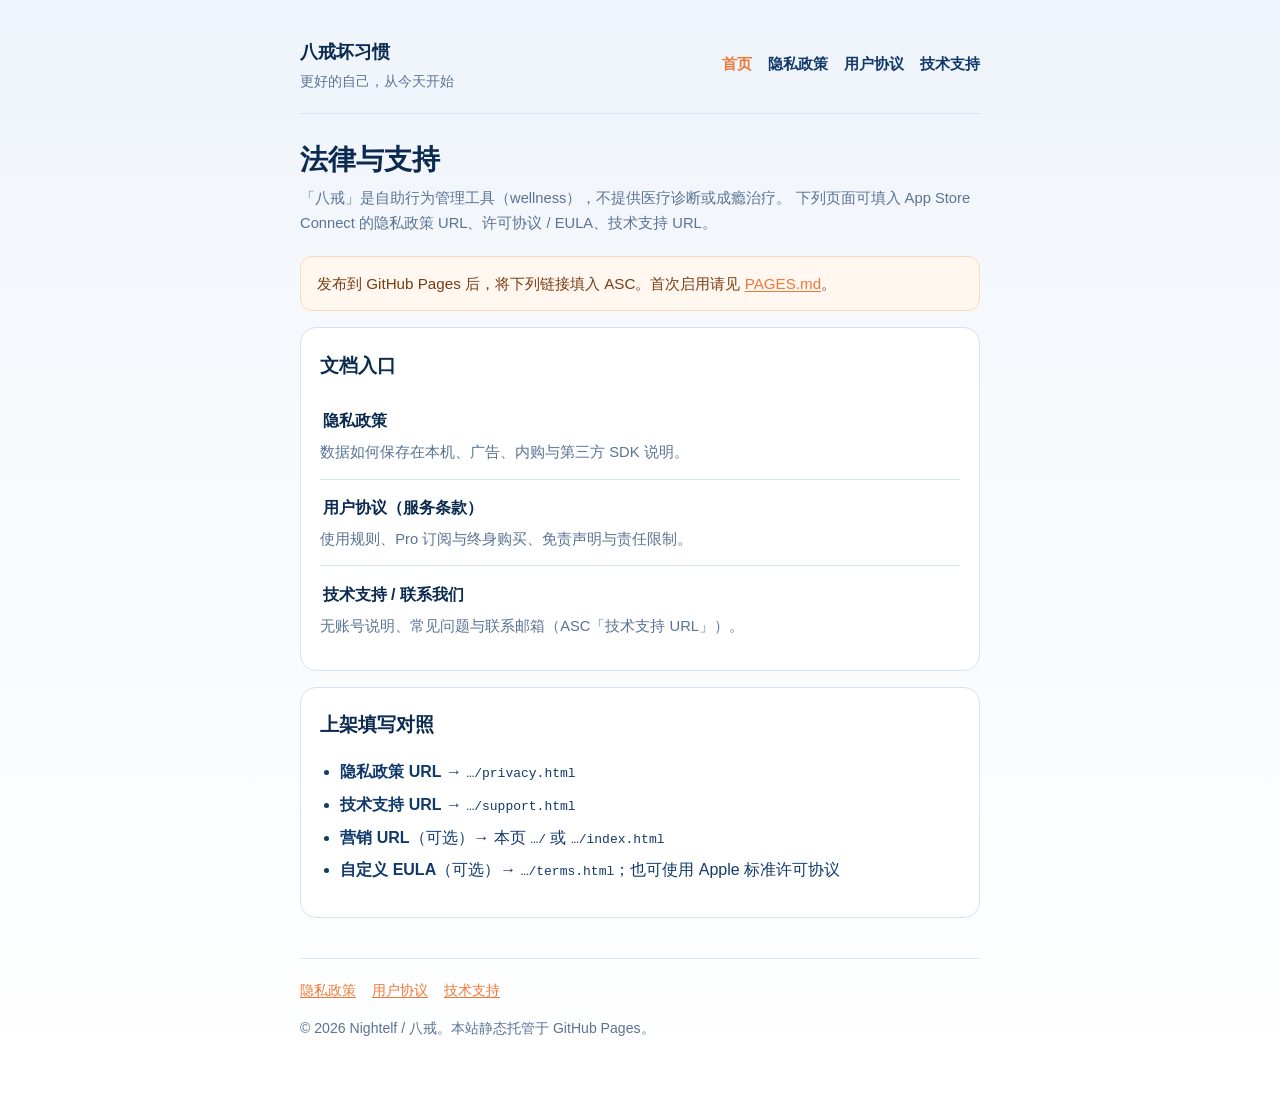
<file: index.html>
<!DOCTYPE html>
<html lang="zh-CN">
<head>
  <meta charset="utf-8" />
  <meta name="viewport" content="width=device-width, initial-scale=1" />
  <title>八戒 · 法律与支持</title>
  <meta name="description" content="八戒坏习惯 — 隐私政策、用户协议与技术支持" />
  <link rel="stylesheet" href="assets/legal.css" />
</head>
<body>
  <div class="wrap">
    <header class="site-header">
      <a class="brand" href="./">
        <strong>八戒坏习惯</strong>
        <span>更好的自己，从今天开始</span>
      </a>
      <nav class="nav" aria-label="主导航">
        <a href="./" aria-current="page">首页</a>
        <a href="privacy.html">隐私政策</a>
        <a href="terms.html">用户协议</a>
        <a href="support.html">技术支持</a>
      </nav>
    </header>

    <main>
      <h1>法律与支持</h1>
      <p class="meta">
        「八戒」是自助行为管理工具（wellness），不提供医疗诊断或成瘾治疗。
        下列页面可填入 App Store Connect 的隐私政策 URL、许可协议 / EULA、技术支持 URL。
      </p>

      <div class="note">
        发布到 GitHub Pages 后，将下列链接填入 ASC。首次启用请见
        <a href="PAGES.md">PAGES.md</a>。
      </div>

      <div class="card">
        <h2>文档入口</h2>
        <ul class="links">
          <li>
            <a href="privacy.html">隐私政策</a>
            <p>数据如何保存在本机、广告、内购与第三方 SDK 说明。</p>
          </li>
          <li>
            <a href="terms.html">用户协议（服务条款）</a>
            <p>使用规则、Pro 订阅与终身购买、免责声明与责任限制。</p>
          </li>
          <li>
            <a href="support.html">技术支持 / 联系我们</a>
            <p>无账号说明、常见问题与联系邮箱（ASC「技术支持 URL」）。</p>
          </li>
        </ul>
      </div>

      <div class="card">
        <h2>上架填写对照</h2>
        <ul>
          <li><strong>隐私政策 URL</strong> → <code>…/privacy.html</code></li>
          <li><strong>技术支持 URL</strong> → <code>…/support.html</code></li>
          <li><strong>营销 URL</strong>（可选）→ 本页 <code>…/</code> 或 <code>…/index.html</code></li>
          <li><strong>自定义 EULA</strong>（可选）→ <code>…/terms.html</code>；也可使用 Apple 标准许可协议</li>
        </ul>
      </div>
    </main>

    <footer class="site-footer">
      <nav>
        <a href="privacy.html">隐私政策</a>
        <a href="terms.html">用户协议</a>
        <a href="support.html">技术支持</a>
      </nav>
      <p>© 2026 Nightelf / 八戒。本站静态托管于 GitHub Pages。</p>
    </footer>
  </div>
</body>
</html>
</file>
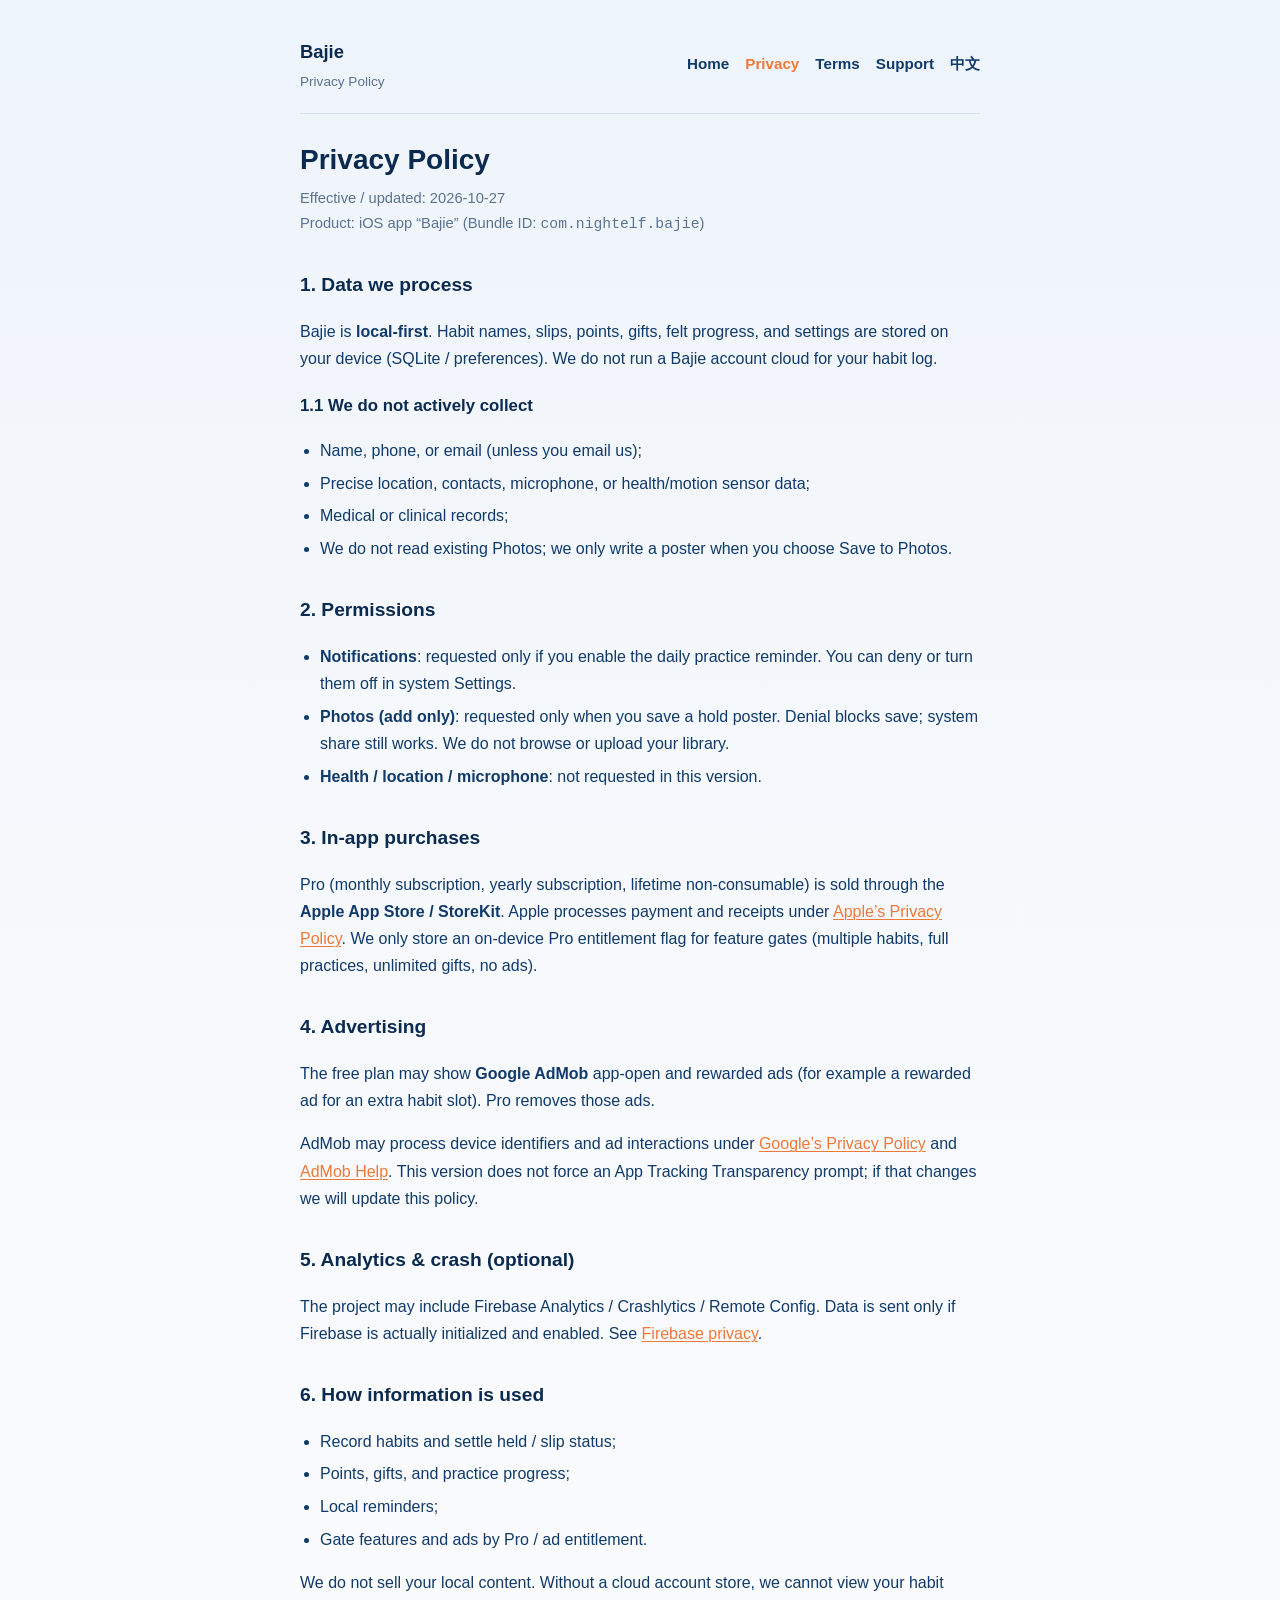
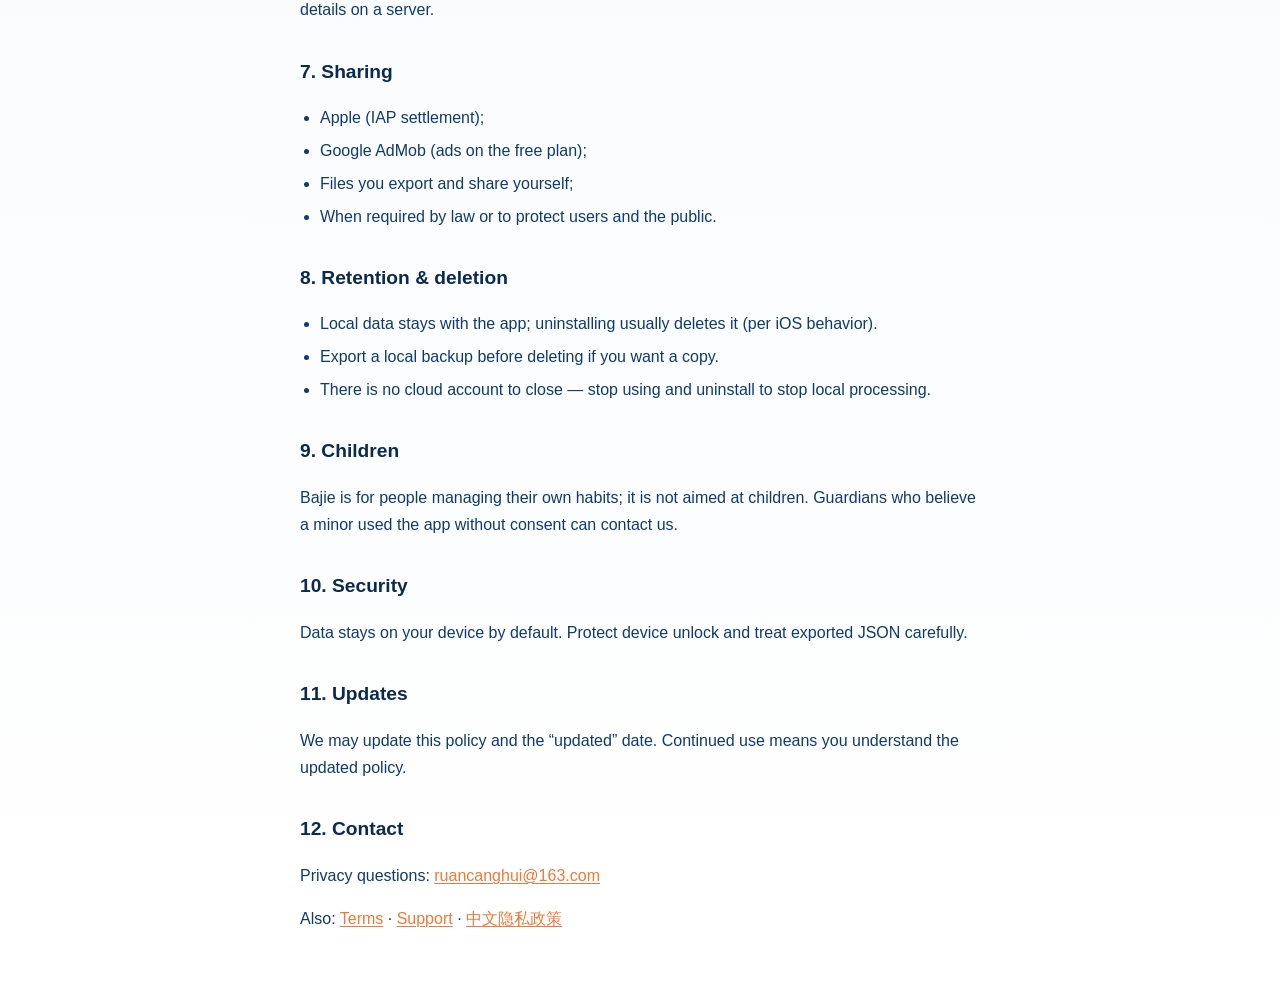
<file: privacy-en.html>
<!DOCTYPE html>
<html lang="en">
<head>
  <meta charset="utf-8" />
  <meta name="viewport" content="width=device-width, initial-scale=1" />
  <title>Privacy Policy · Bajie</title>
  <meta name="description" content="Bajie privacy policy: on-device storage, IAP, ads, and permissions" />
  <link rel="stylesheet" href="assets/legal.css" />
</head>
<body>
  <div class="wrap">
    <header class="site-header">
      <a class="brand" href="./">
        <strong>Bajie</strong>
        <span>Privacy Policy</span>
      </a>
      <nav class="nav" aria-label="Primary">
        <a href="./">Home</a>
        <a href="privacy-en.html" aria-current="page">Privacy</a>
        <a href="terms-en.html">Terms</a>
        <a href="support-en.html">Support</a>
        <a href="privacy.html">中文</a>
      </nav>
    </header>

    <main>
      <h1>Privacy Policy</h1>
      <p class="meta">
        Effective / updated: 2026-10-27<br />
        Product: iOS app “Bajie” (Bundle ID: <code>com.nightelf.bajie</code>)
      </p>

      <h2>1. Data we process</h2>
      <p>
        Bajie is <strong>local-first</strong>. Habit names, slips, points, gifts, felt progress, and settings
        are stored on your device (SQLite / preferences). We do not run a Bajie account cloud for your habit log.
      </p>
      <h3>1.1 We do not actively collect</h3>
      <ul>
        <li>Name, phone, or email (unless you email us);</li>
        <li>Precise location, contacts, microphone, or health/motion sensor data;</li>
        <li>Medical or clinical records;</li>
        <li>We do not read existing Photos; we only write a poster when you choose Save to Photos.</li>
      </ul>

      <h2>2. Permissions</h2>
      <ul>
        <li><strong>Notifications</strong>: requested only if you enable the daily practice reminder. You can deny or turn them off in system Settings.</li>
        <li><strong>Photos (add only)</strong>: requested only when you save a hold poster. Denial blocks save; system share still works. We do not browse or upload your library.</li>
        <li><strong>Health / location / microphone</strong>: not requested in this version.</li>
      </ul>

      <h2>3. In-app purchases</h2>
      <p>
        Pro (monthly subscription, yearly subscription, lifetime non-consumable) is sold through the
        <strong>Apple App Store / StoreKit</strong>. Apple processes payment and receipts under
        <a href="https://www.apple.com/legal/privacy/" rel="noopener" target="_blank">Apple’s Privacy Policy</a>.
        We only store an on-device Pro entitlement flag for feature gates (multiple habits, full practices, unlimited gifts, no ads).
      </p>

      <h2>4. Advertising</h2>
      <p>
        The free plan may show <strong>Google AdMob</strong> app-open and rewarded ads
        (for example a rewarded ad for an extra habit slot). Pro removes those ads.
      </p>
      <p>
        AdMob may process device identifiers and ad interactions under
        <a href="https://policies.google.com/privacy" rel="noopener" target="_blank">Google’s Privacy Policy</a>
        and
        <a href="https://support.google.com/admob/answer/6128543" rel="noopener" target="_blank">AdMob Help</a>.
        This version does not force an App Tracking Transparency prompt; if that changes we will update this policy.
      </p>

      <h2>5. Analytics &amp; crash (optional)</h2>
      <p>
        The project may include Firebase Analytics / Crashlytics / Remote Config.
        Data is sent only if Firebase is actually initialized and enabled.
        See <a href="https://firebase.google.com/support/privacy" rel="noopener" target="_blank">Firebase privacy</a>.
      </p>

      <h2>6. How information is used</h2>
      <ul>
        <li>Record habits and settle held / slip status;</li>
        <li>Points, gifts, and practice progress;</li>
        <li>Local reminders;</li>
        <li>Gate features and ads by Pro / ad entitlement.</li>
      </ul>
      <p>We do not sell your local content. Without a cloud account store, we cannot view your habit details on a server.</p>

      <h2>7. Sharing</h2>
      <ul>
        <li>Apple (IAP settlement);</li>
        <li>Google AdMob (ads on the free plan);</li>
        <li>Files you export and share yourself;</li>
        <li>When required by law or to protect users and the public.</li>
      </ul>

      <h2>8. Retention &amp; deletion</h2>
      <ul>
        <li>Local data stays with the app; uninstalling usually deletes it (per iOS behavior).</li>
        <li>Export a local backup before deleting if you want a copy.</li>
        <li>There is no cloud account to close — stop using and uninstall to stop local processing.</li>
      </ul>

      <h2>9. Children</h2>
      <p>
        Bajie is for people managing their own habits; it is not aimed at children.
        Guardians who believe a minor used the app without consent can contact us.
      </p>

      <h2>10. Security</h2>
      <p>Data stays on your device by default. Protect device unlock and treat exported JSON carefully.</p>

      <h2>11. Updates</h2>
      <p>We may update this policy and the “updated” date. Continued use means you understand the updated policy.</p>

      <h2>12. Contact</h2>
      <p>
        Privacy questions:
        <a href="mailto:ruancanghui@163.com">ruancanghui@163.com</a>
      </p>
      <p>Also: <a href="terms-en.html">Terms</a> · <a href="support-en.html">Support</a> · <a href="privacy.html">中文隐私政策</a></p>
    </main>
  </div>
</body>
</html>
</file>
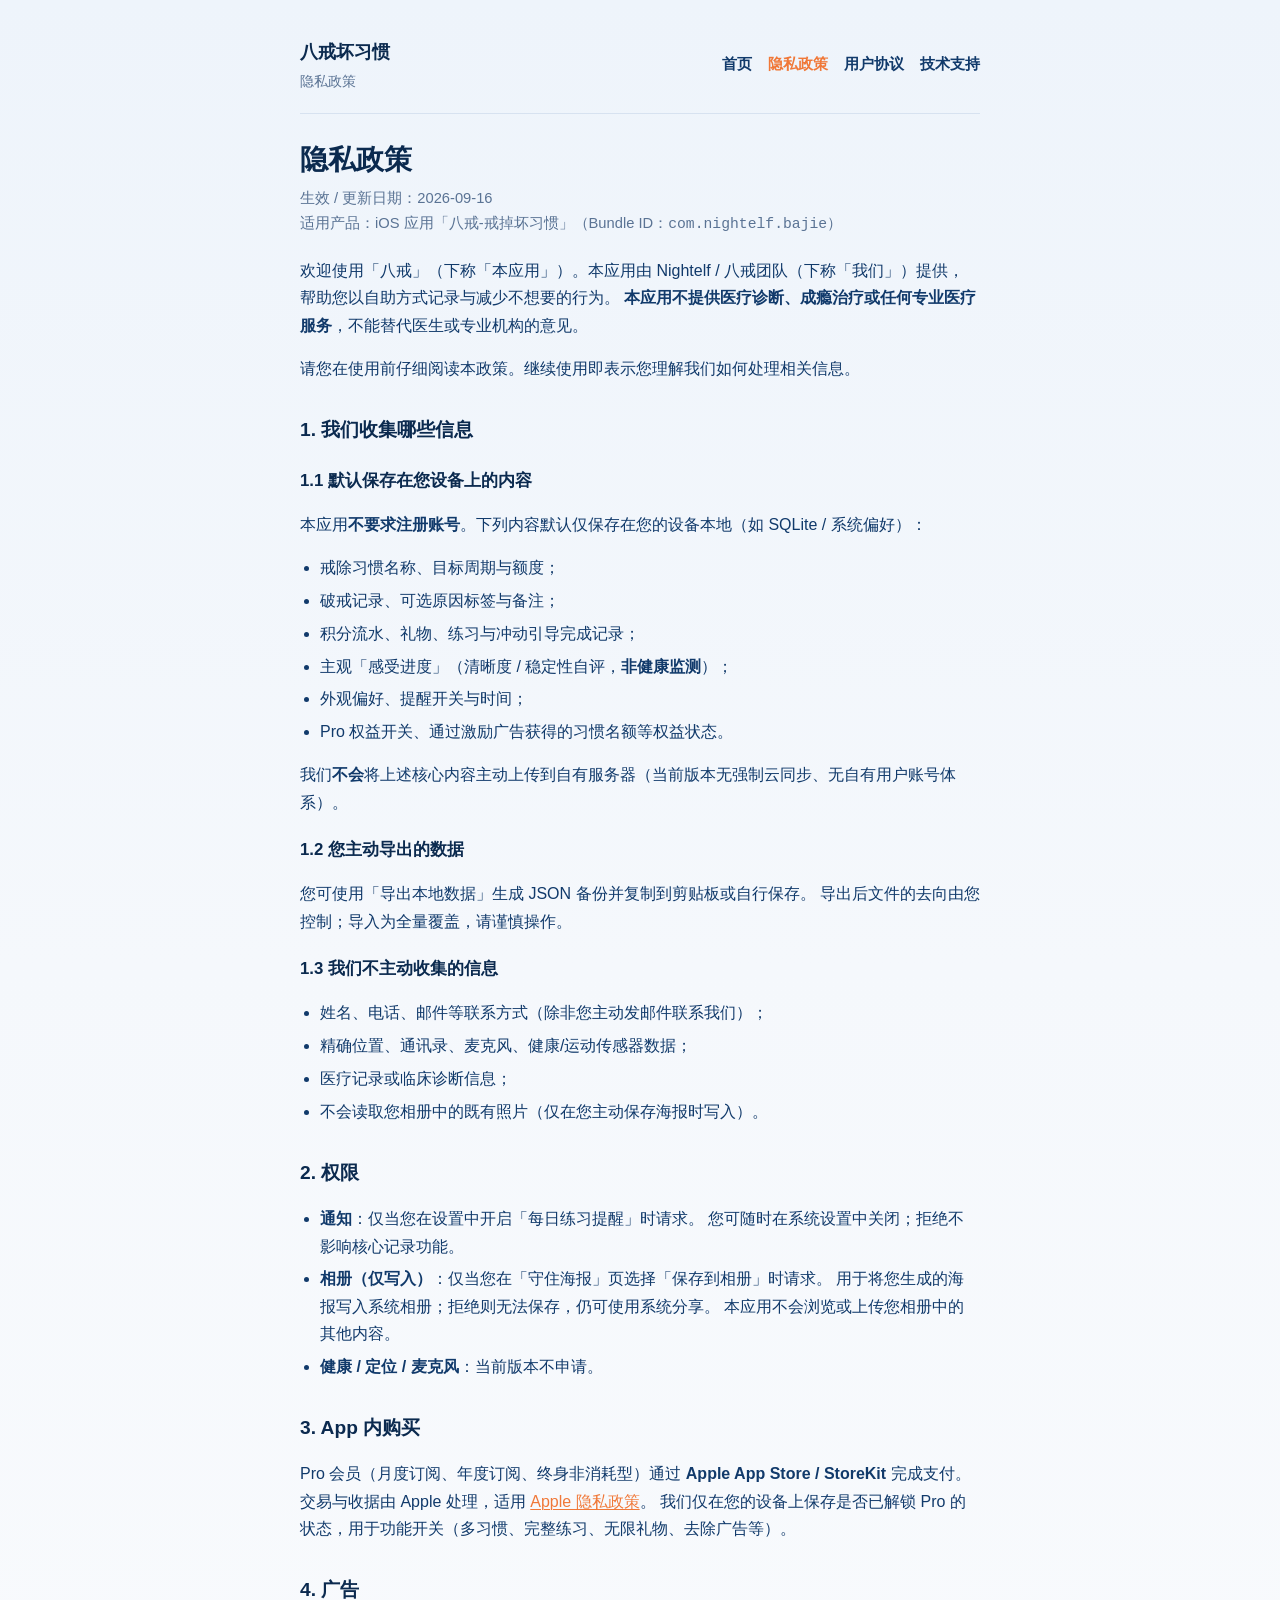
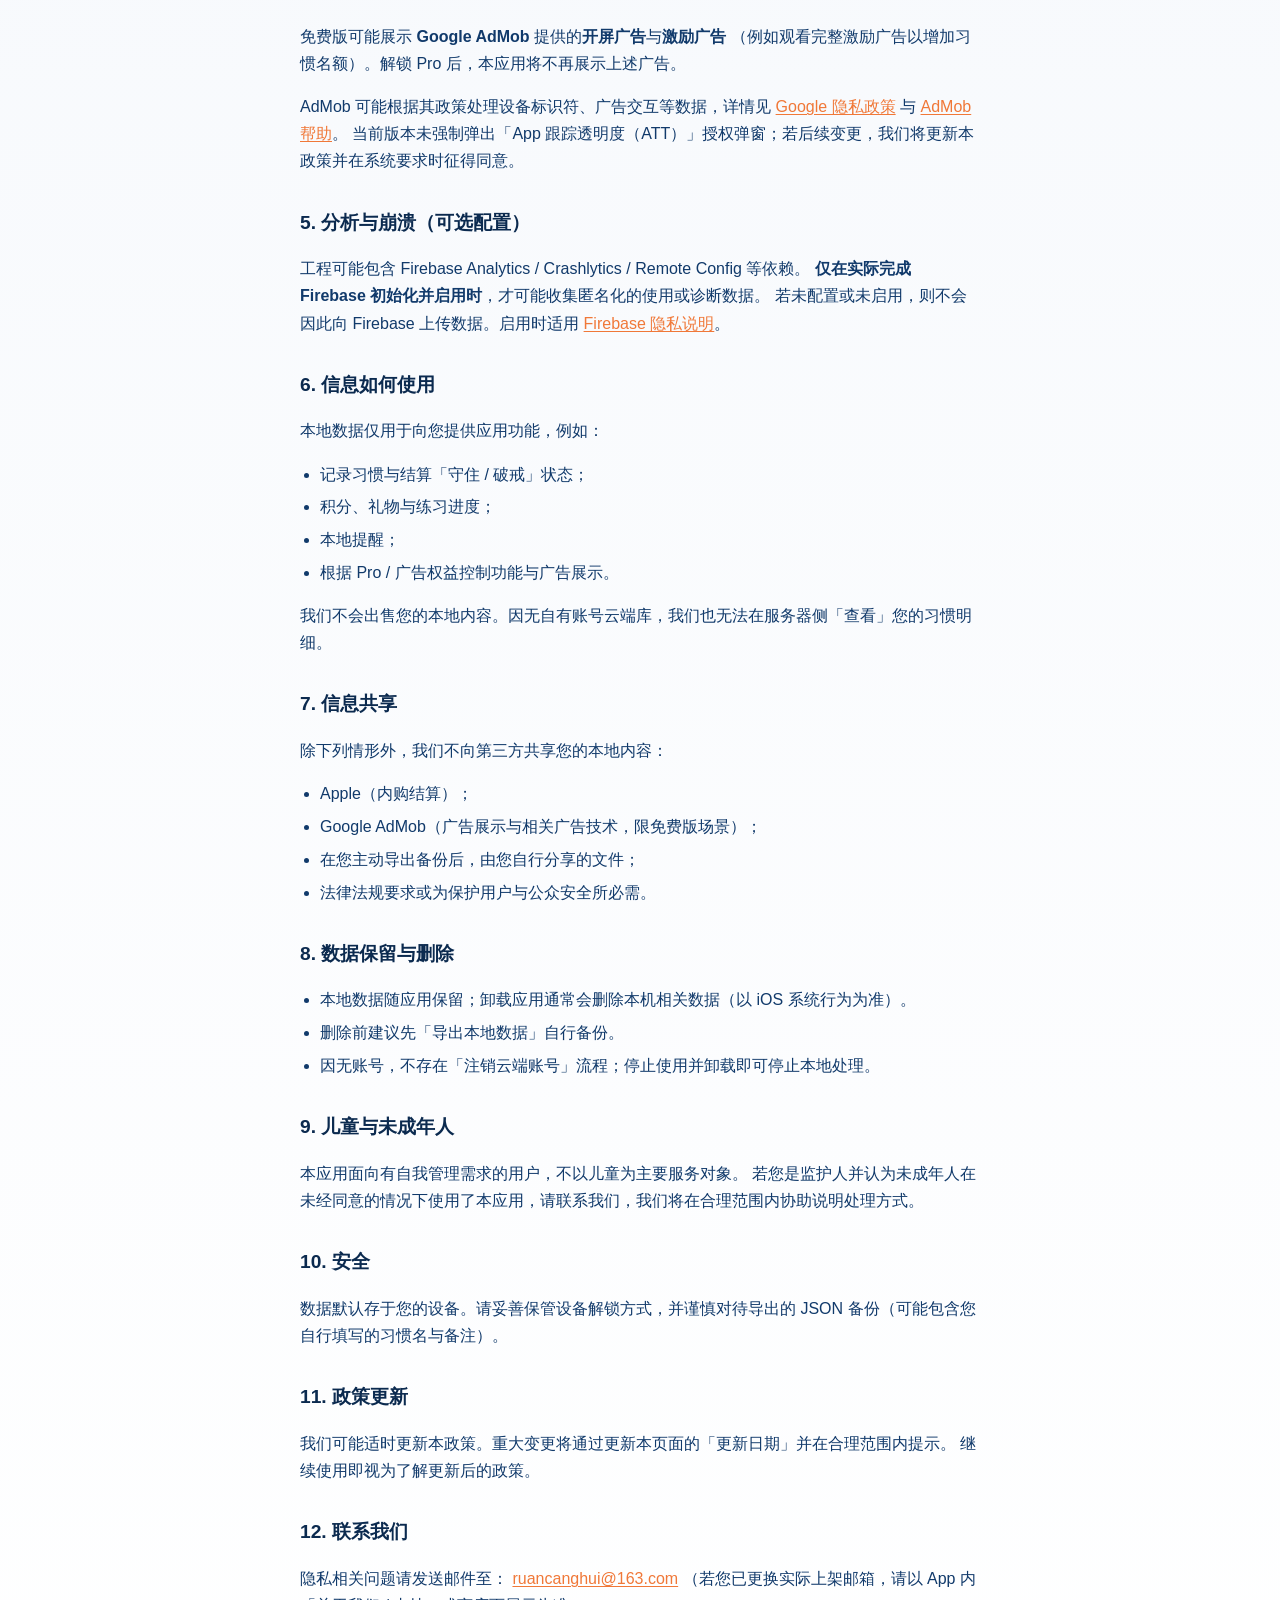
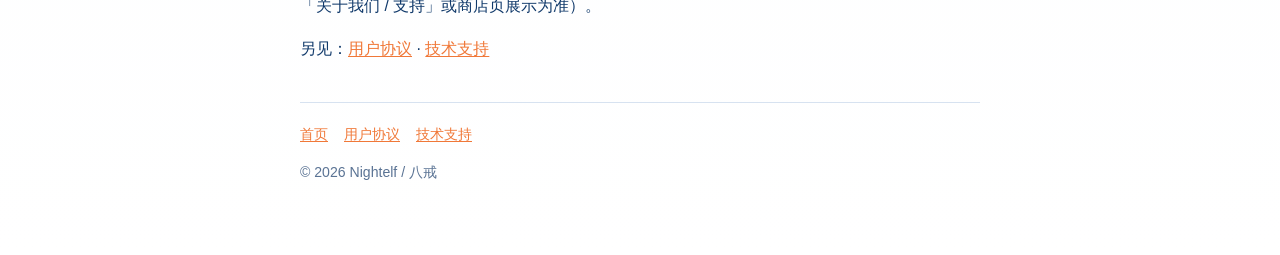
<file: privacy-policy.html>
<!DOCTYPE html>
<html lang="zh-CN">
<head>
  <meta charset="utf-8" />
  <meta http-equiv="refresh" content="0; url=privacy.html" />
  <link rel="canonical" href="privacy.html" />
  <title>Redirecting…</title>
  <script>location.replace('privacy.html');</script>
</head>
<body>
  <p>隐私政策已迁移，请前往 <a href="privacy.html">privacy.html</a>。</p>
</body>
</html>
</file>
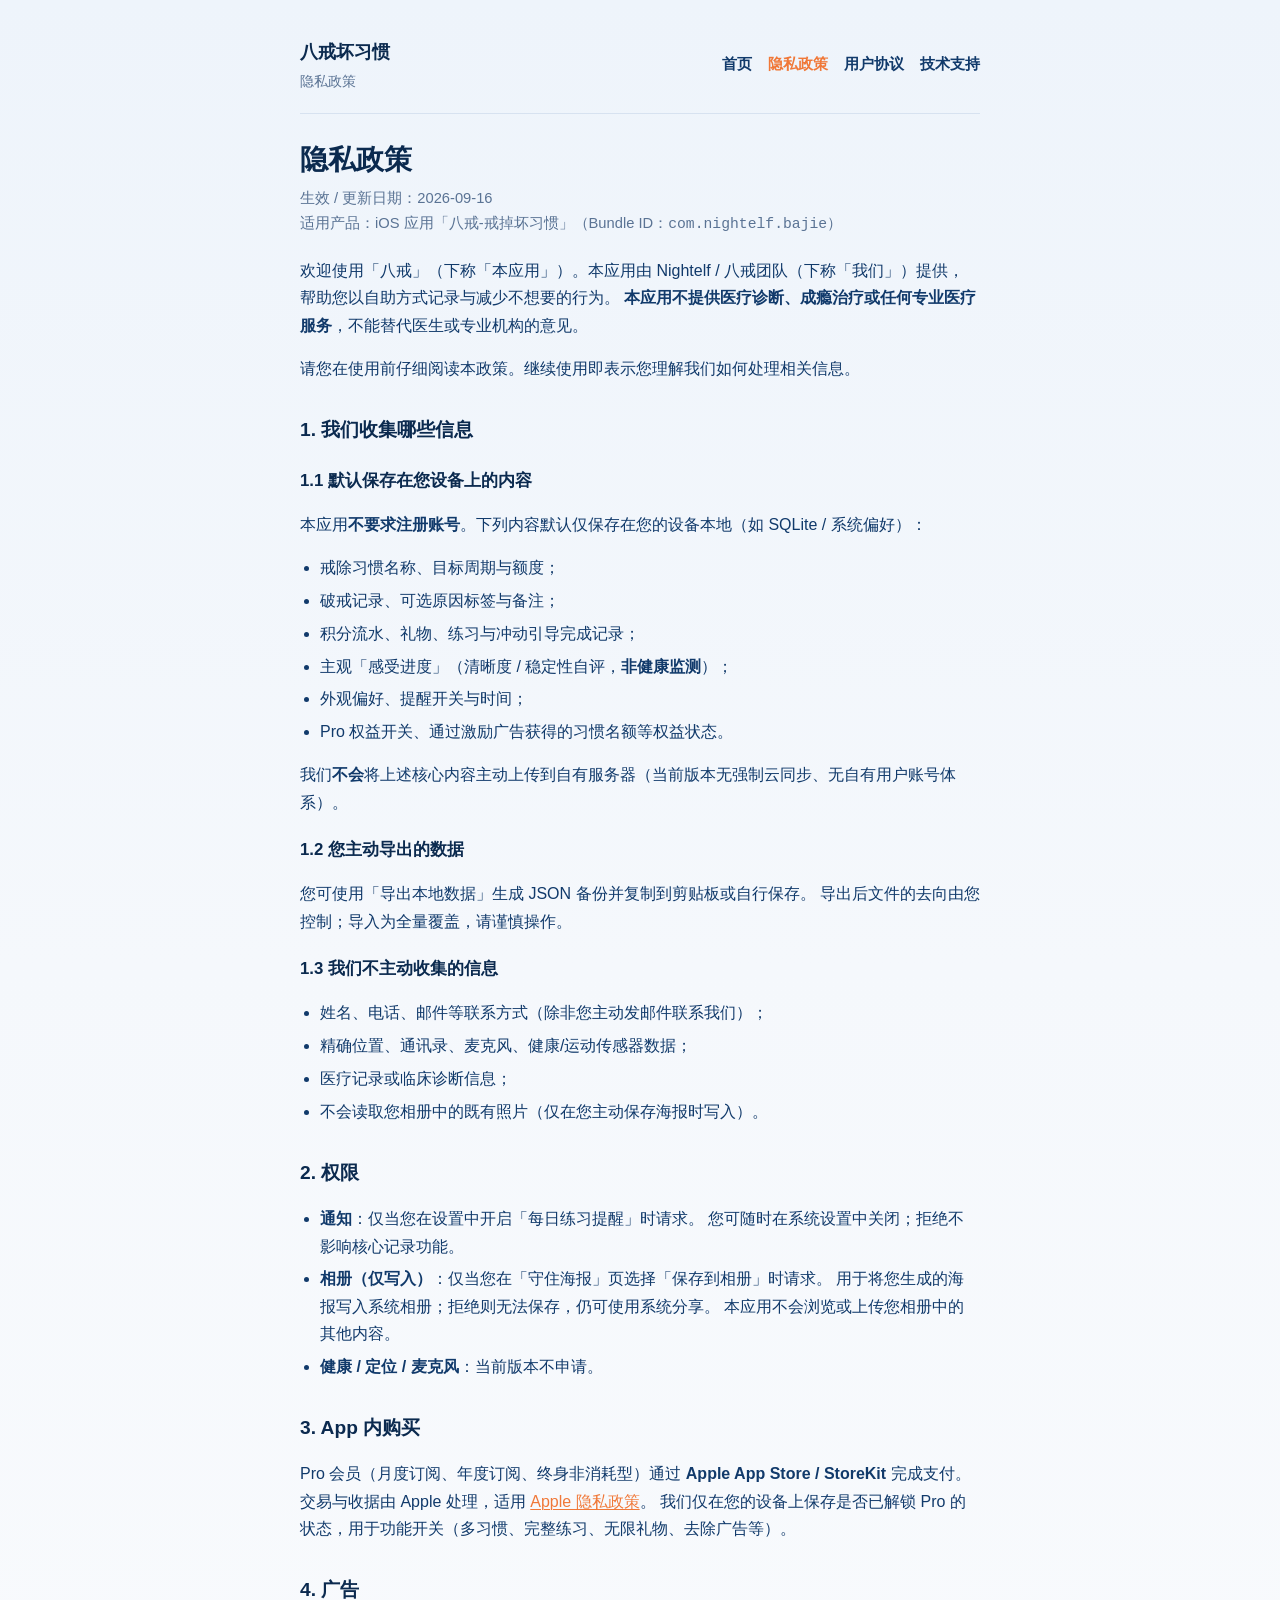
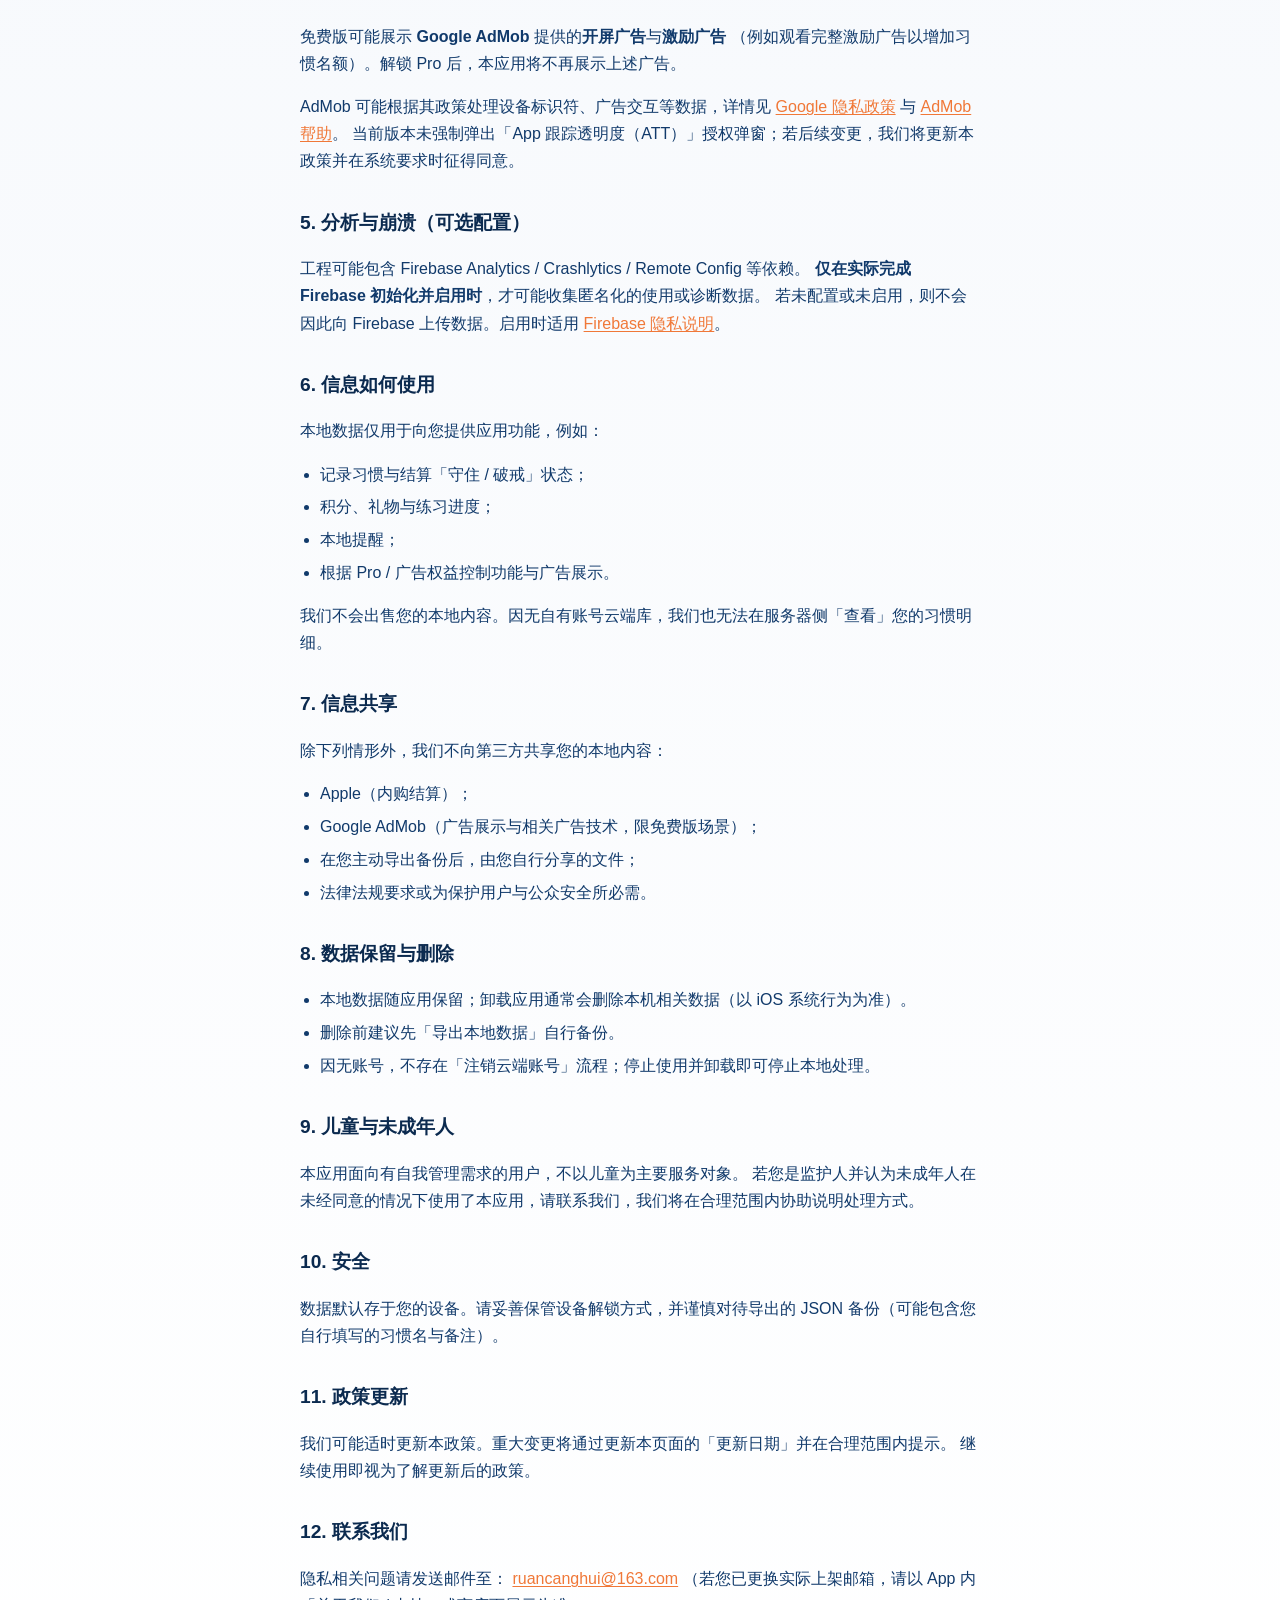
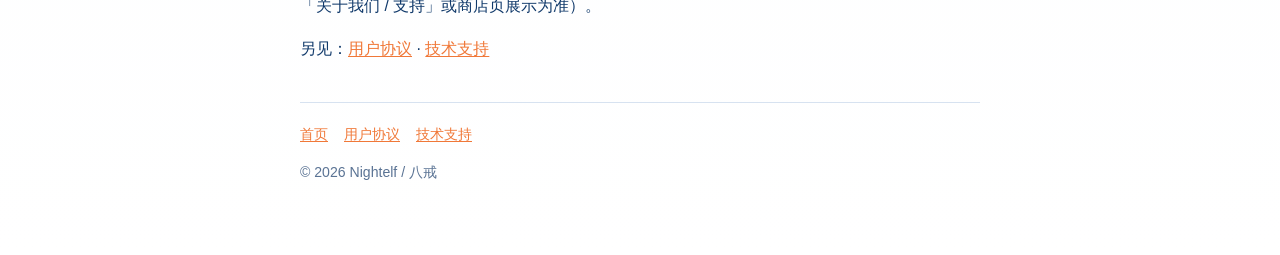
<file: privacy.html>
<!DOCTYPE html>
<html lang="zh-CN">
<head>
  <meta charset="utf-8" />
  <meta name="viewport" content="width=device-width, initial-scale=1" />
  <title>隐私政策 · 八戒坏习惯</title>
  <meta name="description" content="八戒坏习惯隐私政策：本地存储、内购、广告与权限说明" />
  <link rel="stylesheet" href="assets/legal.css" />
</head>
<body>
  <div class="wrap">
    <header class="site-header">
      <a class="brand" href="./">
        <strong>八戒坏习惯</strong>
        <span>隐私政策</span>
      </a>
      <nav class="nav" aria-label="主导航">
        <a href="./">首页</a>
        <a href="privacy.html" aria-current="page">隐私政策</a>
        <a href="terms.html">用户协议</a>
        <a href="support.html">技术支持</a>
      </nav>
    </header>

    <main>
      <h1>隐私政策</h1>
      <p class="meta">
        生效 / 更新日期：2026-09-16<br />
        适用产品：iOS 应用「八戒-戒掉坏习惯」（Bundle ID：<code>com.nightelf.bajie</code>）
      </p>

      <p>
        欢迎使用「八戒」（下称「本应用」）。本应用由 Nightelf / 八戒团队（下称「我们」）提供，
        帮助您以自助方式记录与减少不想要的行为。
        <strong>本应用不提供医疗诊断、成瘾治疗或任何专业医疗服务</strong>，不能替代医生或专业机构的意见。
      </p>
      <p>请您在使用前仔细阅读本政策。继续使用即表示您理解我们如何处理相关信息。</p>

      <h2>1. 我们收集哪些信息</h2>
      <h3>1.1 默认保存在您设备上的内容</h3>
      <p>本应用<strong>不要求注册账号</strong>。下列内容默认仅保存在您的设备本地（如 SQLite / 系统偏好）：</p>
      <ul>
        <li>戒除习惯名称、目标周期与额度；</li>
        <li>破戒记录、可选原因标签与备注；</li>
        <li>积分流水、礼物、练习与冲动引导完成记录；</li>
        <li>主观「感受进度」（清晰度 / 稳定性自评，<strong>非健康监测</strong>）；</li>
        <li>外观偏好、提醒开关与时间；</li>
        <li>Pro 权益开关、通过激励广告获得的习惯名额等权益状态。</li>
      </ul>
      <p>我们<strong>不会</strong>将上述核心内容主动上传到自有服务器（当前版本无强制云同步、无自有用户账号体系）。</p>

      <h3>1.2 您主动导出的数据</h3>
      <p>
        您可使用「导出本地数据」生成 JSON 备份并复制到剪贴板或自行保存。
        导出后文件的去向由您控制；导入为全量覆盖，请谨慎操作。
      </p>

      <h3>1.3 我们不主动收集的信息</h3>
      <ul>
        <li>姓名、电话、邮件等联系方式（除非您主动发邮件联系我们）；</li>
        <li>精确位置、通讯录、麦克风、健康/运动传感器数据；</li>
        <li>医疗记录或临床诊断信息；</li>
        <li>不会读取您相册中的既有照片（仅在您主动保存海报时写入）。</li>
      </ul>

      <h2>2. 权限</h2>
      <ul>
        <li>
          <strong>通知</strong>：仅当您在设置中开启「每日练习提醒」时请求。
          您可随时在系统设置中关闭；拒绝不影响核心记录功能。
        </li>
        <li>
          <strong>相册（仅写入）</strong>：仅当您在「守住海报」页选择「保存到相册」时请求。
          用于将您生成的海报写入系统相册；拒绝则无法保存，仍可使用系统分享。
          本应用不会浏览或上传您相册中的其他内容。
        </li>
        <li><strong>健康 / 定位 / 麦克风</strong>：当前版本不申请。</li>
      </ul>

      <h2>3. App 内购买</h2>
      <p>
        Pro 会员（月度订阅、年度订阅、终身非消耗型）通过 <strong>Apple App Store / StoreKit</strong> 完成支付。
        交易与收据由 Apple 处理，适用
        <a href="https://www.apple.com/legal/privacy/" rel="noopener" target="_blank">Apple 隐私政策</a>。
        我们仅在您的设备上保存是否已解锁 Pro 的状态，用于功能开关（多习惯、完整练习、无限礼物、去除广告等）。
      </p>

      <h2>4. 广告</h2>
      <p>
        免费版可能展示 <strong>Google AdMob</strong> 提供的<strong>开屏广告</strong>与<strong>激励广告</strong>
        （例如观看完整激励广告以增加习惯名额）。解锁 Pro 后，本应用将不再展示上述广告。
      </p>
      <p>
        AdMob 可能根据其政策处理设备标识符、广告交互等数据，详情见
        <a href="https://policies.google.com/privacy" rel="noopener" target="_blank">Google 隐私政策</a>
        与
        <a href="https://support.google.com/admob/answer/6128543" rel="noopener" target="_blank">AdMob 帮助</a>。
        当前版本未强制弹出「App 跟踪透明度（ATT）」授权弹窗；若后续变更，我们将更新本政策并在系统要求时征得同意。
      </p>

      <h2>5. 分析与崩溃（可选配置）</h2>
      <p>
        工程可能包含 Firebase Analytics / Crashlytics / Remote Config 等依赖。
        <strong>仅在实际完成 Firebase 初始化并启用时</strong>，才可能收集匿名化的使用或诊断数据。
        若未配置或未启用，则不会因此向 Firebase 上传数据。启用时适用
        <a href="https://firebase.google.com/support/privacy" rel="noopener" target="_blank">Firebase 隐私说明</a>。
      </p>

      <h2>6. 信息如何使用</h2>
      <p>本地数据仅用于向您提供应用功能，例如：</p>
      <ul>
        <li>记录习惯与结算「守住 / 破戒」状态；</li>
        <li>积分、礼物与练习进度；</li>
        <li>本地提醒；</li>
        <li>根据 Pro / 广告权益控制功能与广告展示。</li>
      </ul>
      <p>我们不会出售您的本地内容。因无自有账号云端库，我们也无法在服务器侧「查看」您的习惯明细。</p>

      <h2>7. 信息共享</h2>
      <p>除下列情形外，我们不向第三方共享您的本地内容：</p>
      <ul>
        <li>Apple（内购结算）；</li>
        <li>Google AdMob（广告展示与相关广告技术，限免费版场景）；</li>
        <li>在您主动导出备份后，由您自行分享的文件；</li>
        <li>法律法规要求或为保护用户与公众安全所必需。</li>
      </ul>

      <h2>8. 数据保留与删除</h2>
      <ul>
        <li>本地数据随应用保留；卸载应用通常会删除本机相关数据（以 iOS 系统行为为准）。</li>
        <li>删除前建议先「导出本地数据」自行备份。</li>
        <li>因无账号，不存在「注销云端账号」流程；停止使用并卸载即可停止本地处理。</li>
      </ul>

      <h2>9. 儿童与未成年人</h2>
      <p>
        本应用面向有自我管理需求的用户，不以儿童为主要服务对象。
        若您是监护人并认为未成年人在未经同意的情况下使用了本应用，请联系我们，我们将在合理范围内协助说明处理方式。
      </p>

      <h2>10. 安全</h2>
      <p>
        数据默认存于您的设备。请妥善保管设备解锁方式，并谨慎对待导出的 JSON 备份（可能包含您自行填写的习惯名与备注）。
      </p>

      <h2>11. 政策更新</h2>
      <p>
        我们可能适时更新本政策。重大变更将通过更新本页面的「更新日期」并在合理范围内提示。
        继续使用即视为了解更新后的政策。
      </p>

      <h2>12. 联系我们</h2>
      <p>
        隐私相关问题请发送邮件至：
        <a href="mailto:ruancanghui@163.com">ruancanghui@163.com</a>
        （若您已更换实际上架邮箱，请以 App 内「关于我们 / 支持」或商店页展示为准）。
      </p>
      <p>另见：<a href="terms.html">用户协议</a> · <a href="support.html">技术支持</a></p>
    </main>

    <footer class="site-footer">
      <nav>
        <a href="./">首页</a>
        <a href="terms.html">用户协议</a>
        <a href="support.html">技术支持</a>
      </nav>
      <p>© 2026 Nightelf / 八戒</p>
    </footer>
  </div>
</body>
</html>
</file>
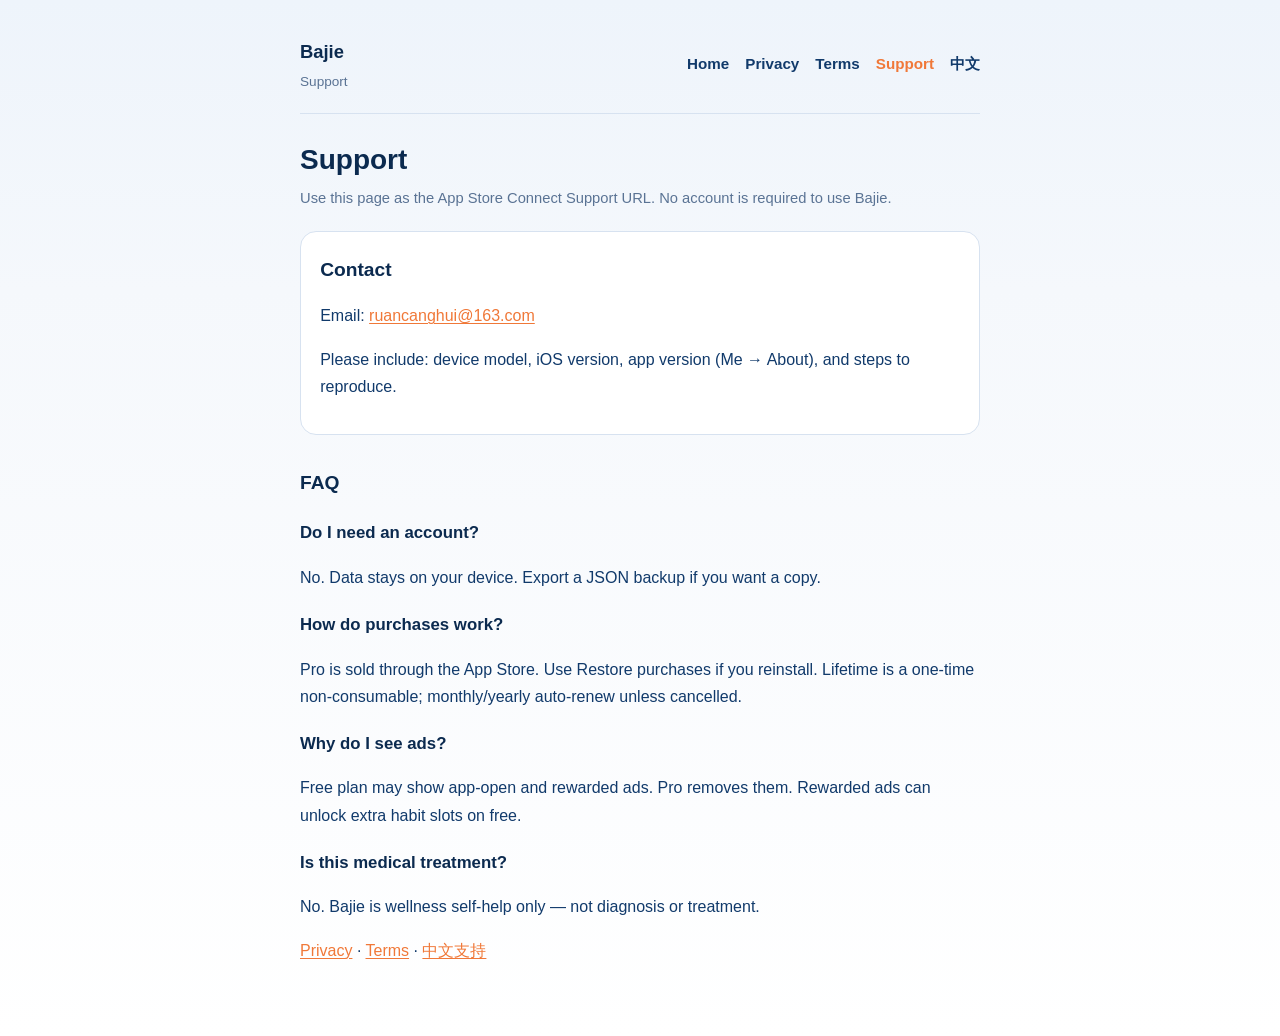
<file: support-en.html>
<!DOCTYPE html>
<html lang="en">
<head>
  <meta charset="utf-8" />
  <meta name="viewport" content="width=device-width, initial-scale=1" />
  <title>Support · Bajie</title>
  <meta name="description" content="Bajie support and FAQ" />
  <link rel="stylesheet" href="assets/legal.css" />
</head>
<body>
  <div class="wrap">
    <header class="site-header">
      <a class="brand" href="./">
        <strong>Bajie</strong>
        <span>Support</span>
      </a>
      <nav class="nav" aria-label="Primary">
        <a href="./">Home</a>
        <a href="privacy-en.html">Privacy</a>
        <a href="terms-en.html">Terms</a>
        <a href="support-en.html" aria-current="page">Support</a>
        <a href="support.html">中文</a>
      </nav>
    </header>

    <main>
      <h1>Support</h1>
      <p class="meta">
        Use this page as the App Store Connect Support URL. No account is required to use Bajie.
      </p>

      <div class="card">
        <h2>Contact</h2>
        <p>Email: <a href="mailto:ruancanghui@163.com">ruancanghui@163.com</a></p>
        <p>Please include: device model, iOS version, app version (Me → About), and steps to reproduce.</p>
      </div>

      <h2>FAQ</h2>
      <h3>Do I need an account?</h3>
      <p>No. Data stays on your device. Export a JSON backup if you want a copy.</p>

      <h3>How do purchases work?</h3>
      <p>Pro is sold through the App Store. Use Restore purchases if you reinstall. Lifetime is a one-time non-consumable; monthly/yearly auto-renew unless cancelled.</p>

      <h3>Why do I see ads?</h3>
      <p>Free plan may show app-open and rewarded ads. Pro removes them. Rewarded ads can unlock extra habit slots on free.</p>

      <h3>Is this medical treatment?</h3>
      <p>No. Bajie is wellness self-help only — not diagnosis or treatment.</p>

      <p><a href="privacy-en.html">Privacy</a> · <a href="terms-en.html">Terms</a> · <a href="support.html">中文支持</a></p>
    </main>
  </div>
</body>
</html>
</file>
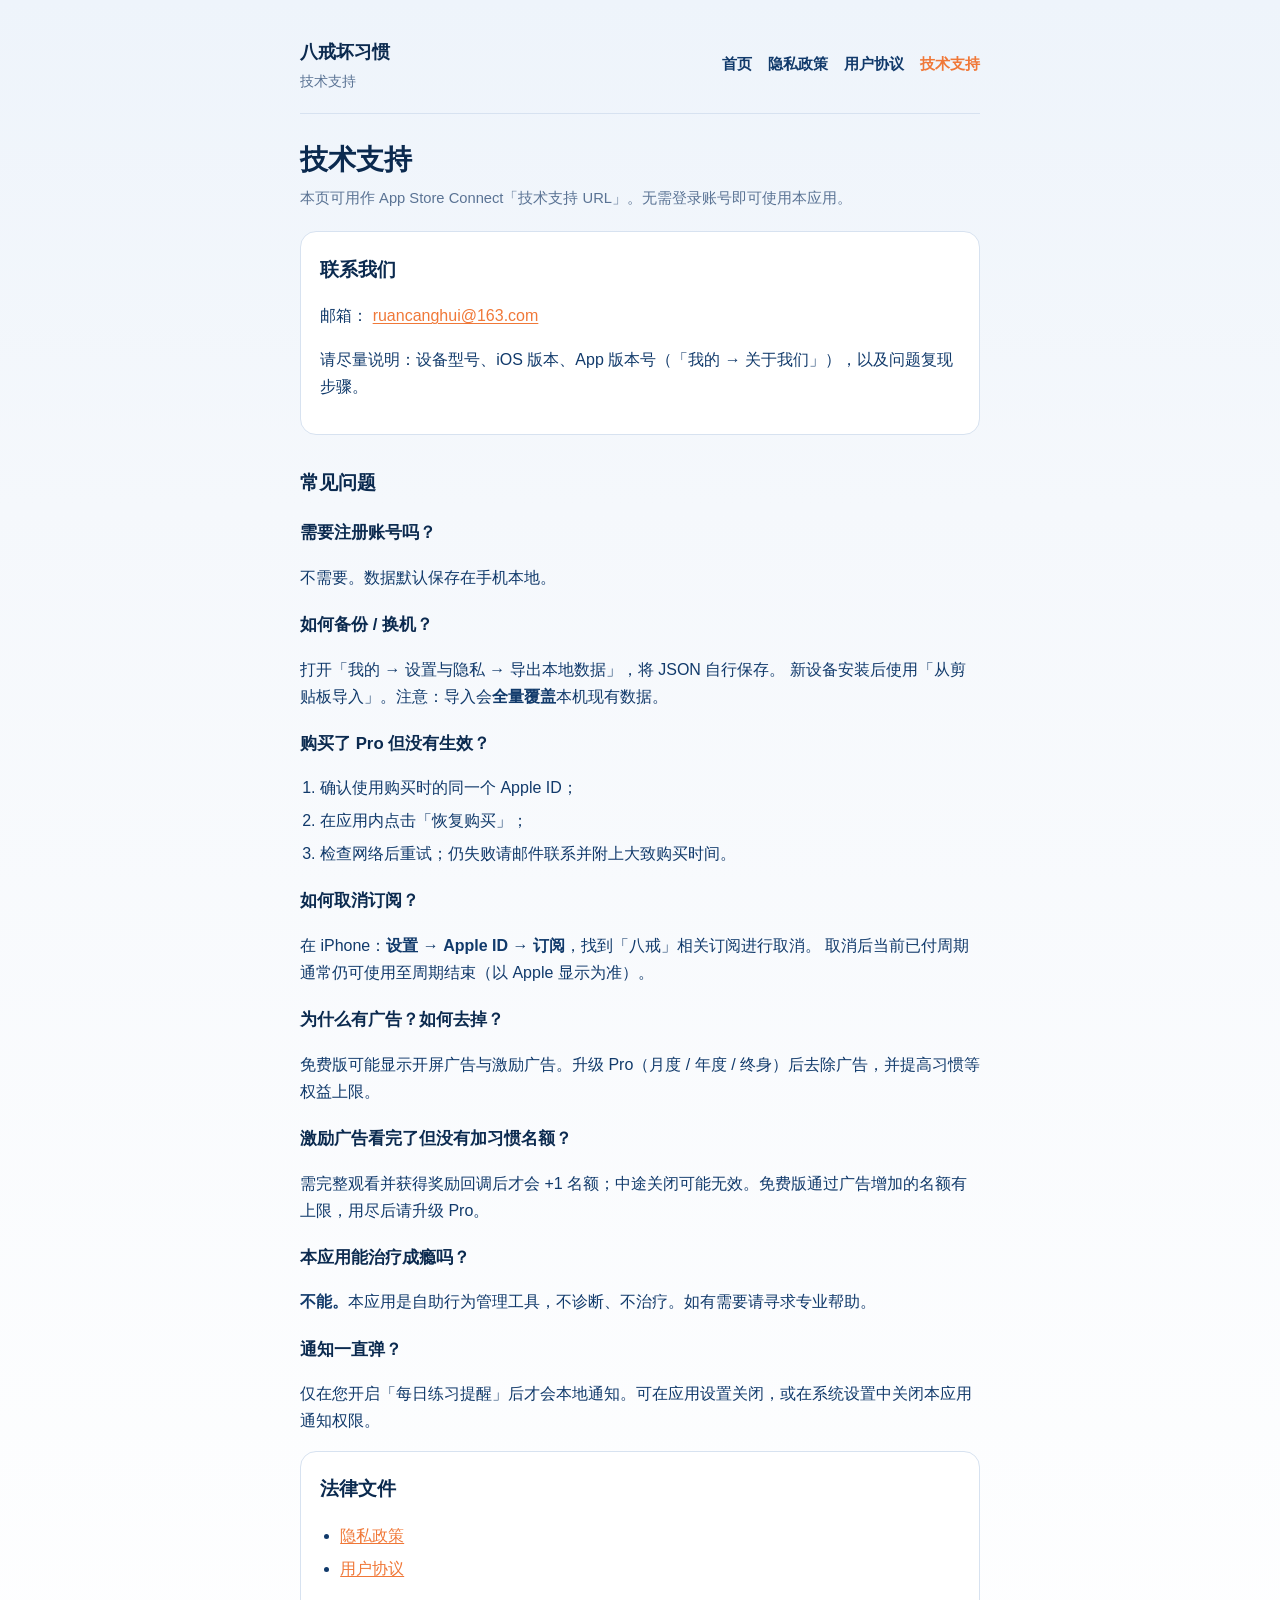
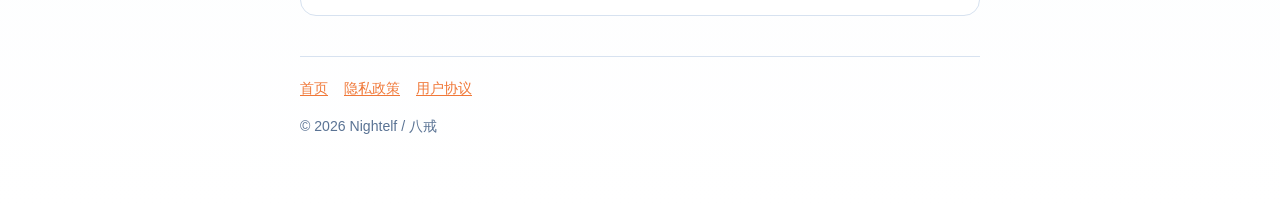
<file: support.html>
<!DOCTYPE html>
<html lang="zh-CN">
<head>
  <meta charset="utf-8" />
  <meta name="viewport" content="width=device-width, initial-scale=1" />
  <title>技术支持 · 八戒坏习惯</title>
  <meta name="description" content="八戒坏习惯技术支持与常见问题" />
  <link rel="stylesheet" href="assets/legal.css" />
</head>
<body>
  <div class="wrap">
    <header class="site-header">
      <a class="brand" href="./">
        <strong>八戒坏习惯</strong>
        <span>技术支持</span>
      </a>
      <nav class="nav" aria-label="主导航">
        <a href="./">首页</a>
        <a href="privacy.html">隐私政策</a>
        <a href="terms.html">用户协议</a>
        <a href="support.html" aria-current="page">技术支持</a>
      </nav>
    </header>

    <main>
      <h1>技术支持</h1>
      <p class="meta">
        本页可用作 App Store Connect「技术支持 URL」。无需登录账号即可使用本应用。
      </p>

      <div class="card">
        <h2>联系我们</h2>
        <p>
          邮箱：
          <a href="mailto:ruancanghui@163.com">ruancanghui@163.com</a>
        </p>
        <p>请尽量说明：设备型号、iOS 版本、App 版本号（「我的 → 关于我们」），以及问题复现步骤。</p>
      </div>

      <h2>常见问题</h2>

      <h3>需要注册账号吗？</h3>
      <p>不需要。数据默认保存在手机本地。</p>

      <h3>如何备份 / 换机？</h3>
      <p>
        打开「我的 → 设置与隐私 → 导出本地数据」，将 JSON 自行保存。
        新设备安装后使用「从剪贴板导入」。注意：导入会<strong>全量覆盖</strong>本机现有数据。
      </p>

      <h3>购买了 Pro 但没有生效？</h3>
      <ol>
        <li>确认使用购买时的同一个 Apple ID；</li>
        <li>在应用内点击「恢复购买」；</li>
        <li>检查网络后重试；仍失败请邮件联系并附上大致购买时间。</li>
      </ol>

      <h3>如何取消订阅？</h3>
      <p>
        在 iPhone：<strong>设置 → Apple ID → 订阅</strong>，找到「八戒」相关订阅进行取消。
        取消后当前已付周期通常仍可使用至周期结束（以 Apple 显示为准）。
      </p>

      <h3>为什么有广告？如何去掉？</h3>
      <p>
        免费版可能显示开屏广告与激励广告。升级 Pro（月度 / 年度 / 终身）后去除广告，并提高习惯等权益上限。
      </p>

      <h3>激励广告看完了但没有加习惯名额？</h3>
      <p>
        需完整观看并获得奖励回调后才会 +1 名额；中途关闭可能无效。免费版通过广告增加的名额有上限，用尽后请升级 Pro。
      </p>

      <h3>本应用能治疗成瘾吗？</h3>
      <p>
        <strong>不能。</strong>本应用是自助行为管理工具，不诊断、不治疗。如有需要请寻求专业帮助。
      </p>

      <h3>通知一直弹？</h3>
      <p>
        仅在您开启「每日练习提醒」后才会本地通知。可在应用设置关闭，或在系统设置中关闭本应用通知权限。
      </p>

      <div class="card">
        <h2>法律文件</h2>
        <ul>
          <li><a href="privacy.html">隐私政策</a></li>
          <li><a href="terms.html">用户协议</a></li>
        </ul>
      </div>
    </main>

    <footer class="site-footer">
      <nav>
        <a href="./">首页</a>
        <a href="privacy.html">隐私政策</a>
        <a href="terms.html">用户协议</a>
      </nav>
      <p>© 2026 Nightelf / 八戒</p>
    </footer>
  </div>
</body>
</html>
</file>
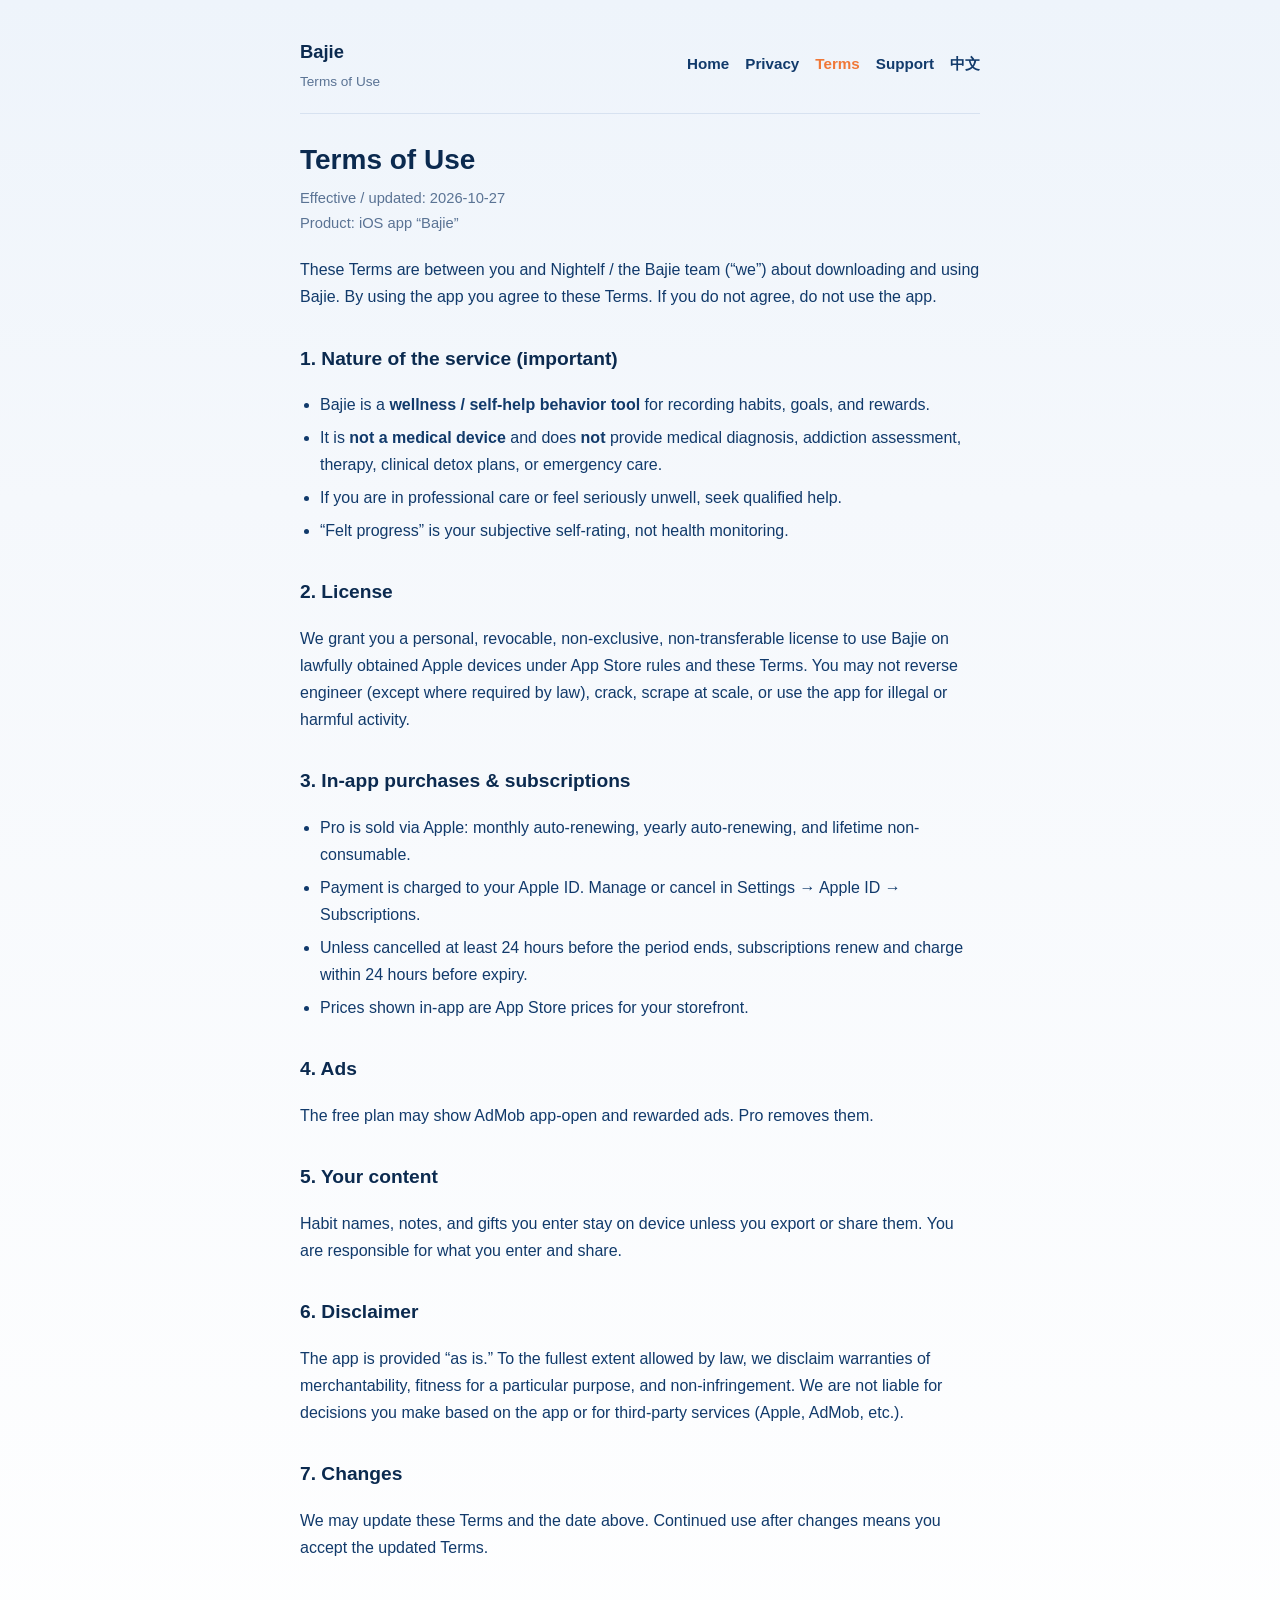
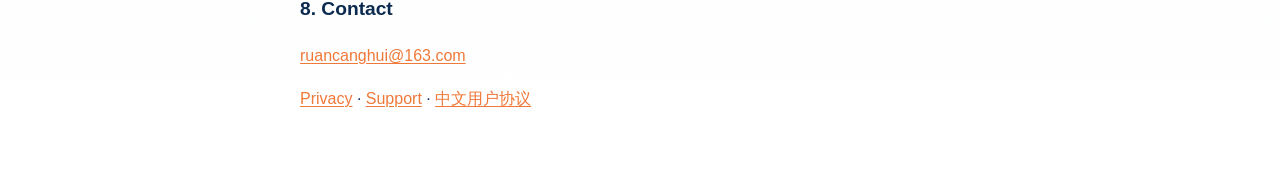
<file: terms-en.html>
<!DOCTYPE html>
<html lang="en">
<head>
  <meta charset="utf-8" />
  <meta name="viewport" content="width=device-width, initial-scale=1" />
  <title>Terms of Use · Bajie</title>
  <meta name="description" content="Bajie terms of use: rules, subscriptions, ads, and disclaimers" />
  <link rel="stylesheet" href="assets/legal.css" />
</head>
<body>
  <div class="wrap">
    <header class="site-header">
      <a class="brand" href="./">
        <strong>Bajie</strong>
        <span>Terms of Use</span>
      </a>
      <nav class="nav" aria-label="Primary">
        <a href="./">Home</a>
        <a href="privacy-en.html">Privacy</a>
        <a href="terms-en.html" aria-current="page">Terms</a>
        <a href="support-en.html">Support</a>
        <a href="terms.html">中文</a>
      </nav>
    </header>

    <main>
      <h1>Terms of Use</h1>
      <p class="meta">
        Effective / updated: 2026-10-27<br />
        Product: iOS app “Bajie”
      </p>

      <p>
        These Terms are between you and Nightelf / the Bajie team (“we”) about downloading and using Bajie.
        By using the app you agree to these Terms. If you do not agree, do not use the app.
      </p>

      <h2>1. Nature of the service (important)</h2>
      <ul>
        <li>Bajie is a <strong>wellness / self-help behavior tool</strong> for recording habits, goals, and rewards.</li>
        <li>It is <strong>not a medical device</strong> and does <strong>not</strong> provide medical diagnosis, addiction assessment, therapy, clinical detox plans, or emergency care.</li>
        <li>If you are in professional care or feel seriously unwell, seek qualified help.</li>
        <li>“Felt progress” is your subjective self-rating, not health monitoring.</li>
      </ul>

      <h2>2. License</h2>
      <p>
        We grant you a personal, revocable, non-exclusive, non-transferable license to use Bajie on lawfully obtained Apple devices under App Store rules and these Terms.
        You may not reverse engineer (except where required by law), crack, scrape at scale, or use the app for illegal or harmful activity.
      </p>

      <h2>3. In-app purchases &amp; subscriptions</h2>
      <ul>
        <li>Pro is sold via Apple: monthly auto-renewing, yearly auto-renewing, and lifetime non-consumable.</li>
        <li>Payment is charged to your Apple ID. Manage or cancel in Settings → Apple ID → Subscriptions.</li>
        <li>Unless cancelled at least 24 hours before the period ends, subscriptions renew and charge within 24 hours before expiry.</li>
        <li>Prices shown in-app are App Store prices for your storefront.</li>
      </ul>

      <h2>4. Ads</h2>
      <p>The free plan may show AdMob app-open and rewarded ads. Pro removes them.</p>

      <h2>5. Your content</h2>
      <p>
        Habit names, notes, and gifts you enter stay on device unless you export or share them.
        You are responsible for what you enter and share.
      </p>

      <h2>6. Disclaimer</h2>
      <p>
        The app is provided “as is.” To the fullest extent allowed by law, we disclaim warranties of merchantability, fitness for a particular purpose, and non-infringement.
        We are not liable for decisions you make based on the app or for third-party services (Apple, AdMob, etc.).
      </p>

      <h2>7. Changes</h2>
      <p>We may update these Terms and the date above. Continued use after changes means you accept the updated Terms.</p>

      <h2>8. Contact</h2>
      <p><a href="mailto:ruancanghui@163.com">ruancanghui@163.com</a></p>
      <p><a href="privacy-en.html">Privacy</a> · <a href="support-en.html">Support</a> · <a href="terms.html">中文用户协议</a></p>
    </main>
  </div>
</body>
</html>
</file>
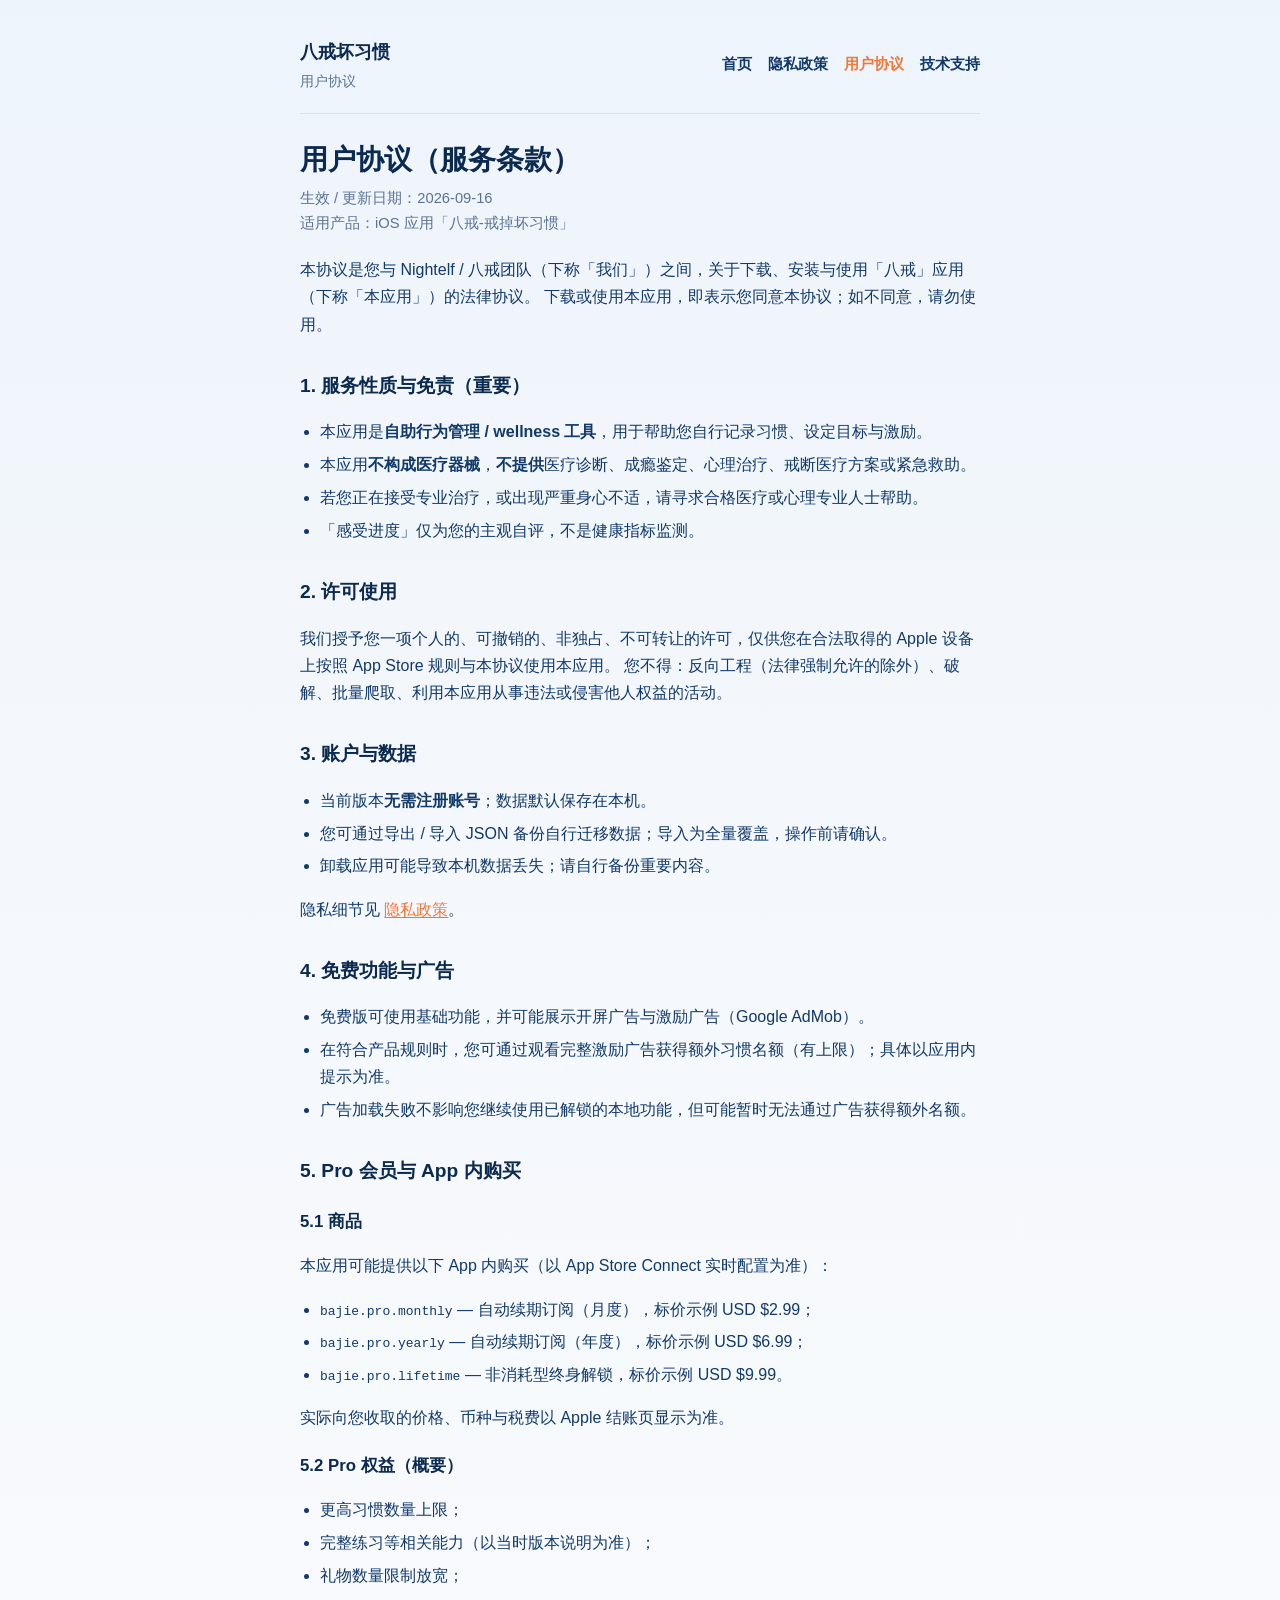
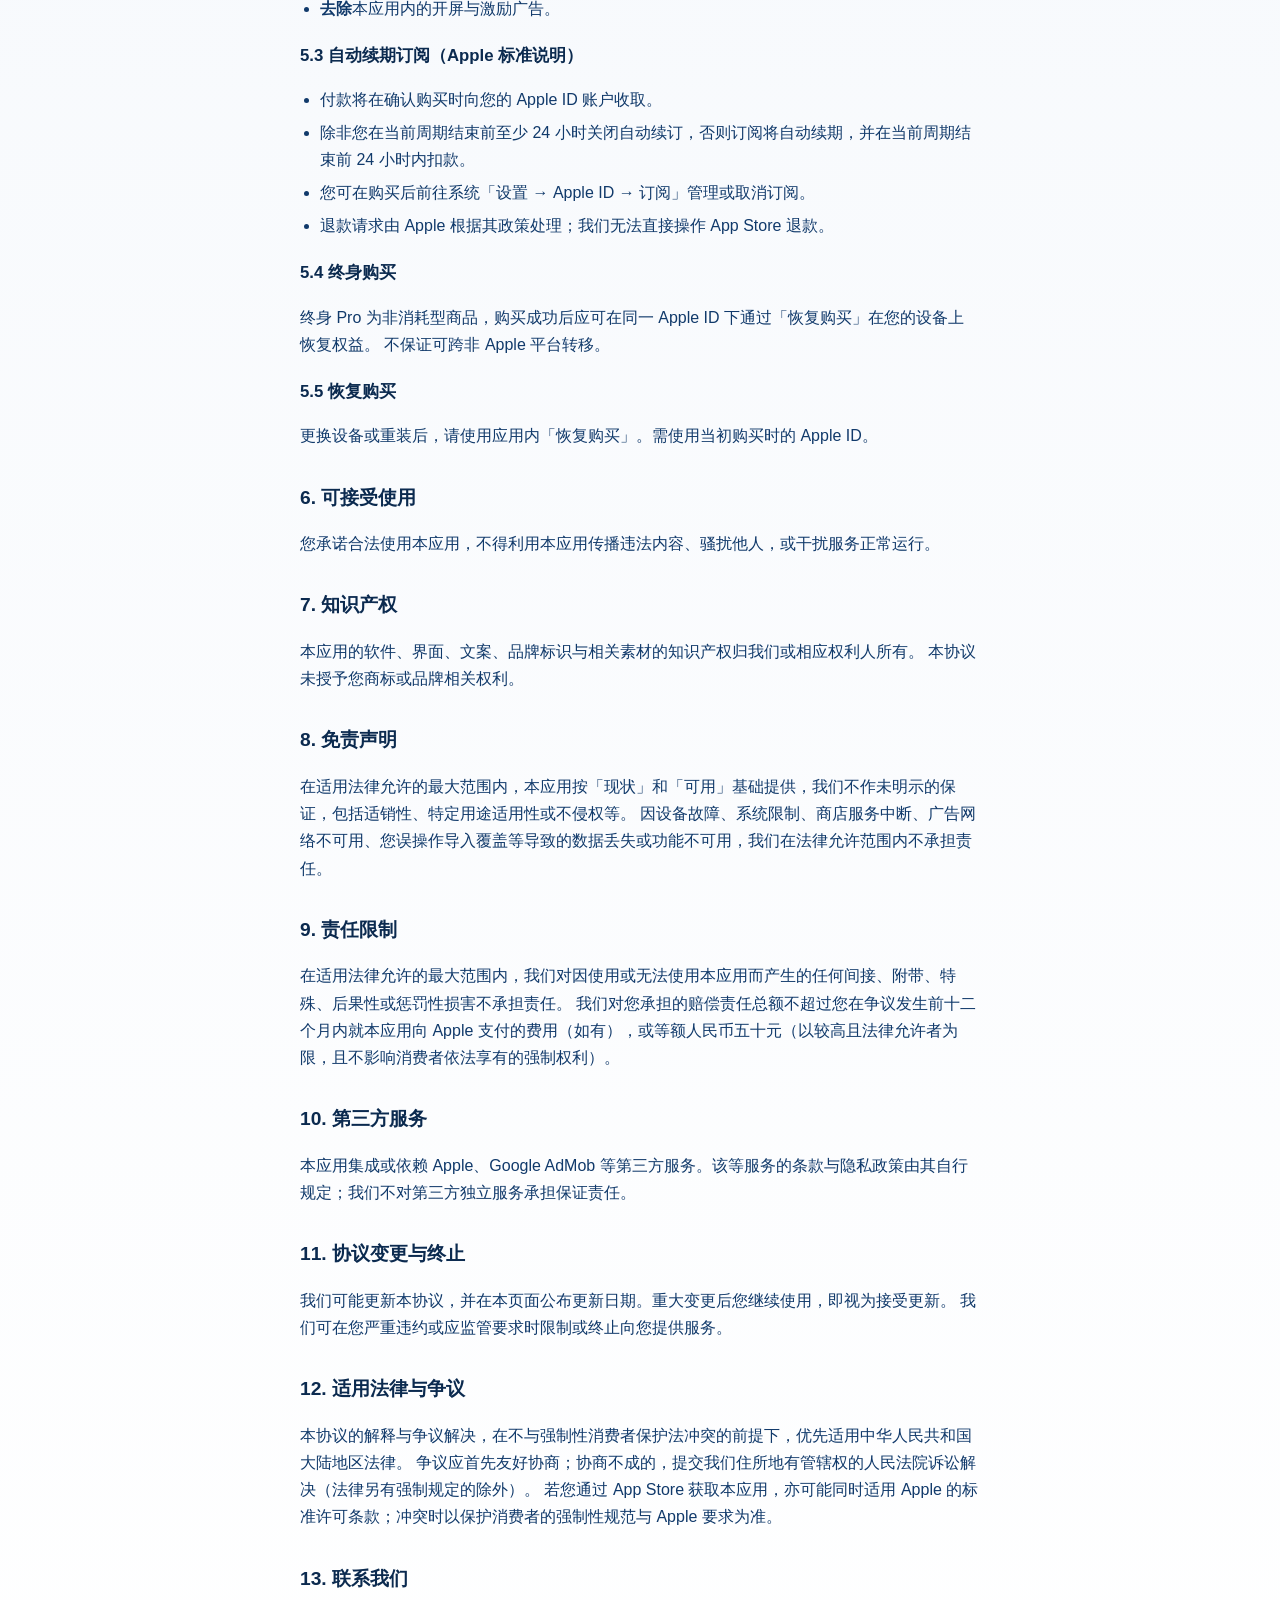
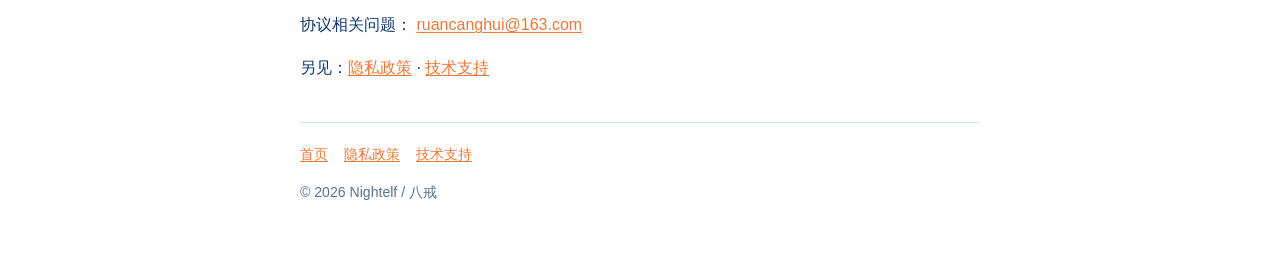
<file: terms.html>
<!DOCTYPE html>
<html lang="zh-CN">
<head>
  <meta charset="utf-8" />
  <meta name="viewport" content="width=device-width, initial-scale=1" />
  <title>用户协议 · 八戒坏习惯</title>
  <meta name="description" content="八戒坏习惯用户协议：使用规则、内购订阅、广告与免责声明" />
  <link rel="stylesheet" href="assets/legal.css" />
</head>
<body>
  <div class="wrap">
    <header class="site-header">
      <a class="brand" href="./">
        <strong>八戒坏习惯</strong>
        <span>用户协议</span>
      </a>
      <nav class="nav" aria-label="主导航">
        <a href="./">首页</a>
        <a href="privacy.html">隐私政策</a>
        <a href="terms.html" aria-current="page">用户协议</a>
        <a href="support.html">技术支持</a>
      </nav>
    </header>

    <main>
      <h1>用户协议（服务条款）</h1>
      <p class="meta">
        生效 / 更新日期：2026-09-16<br />
        适用产品：iOS 应用「八戒-戒掉坏习惯」
      </p>

      <p>
        本协议是您与 Nightelf / 八戒团队（下称「我们」）之间，关于下载、安装与使用「八戒」应用（下称「本应用」）的法律协议。
        下载或使用本应用，即表示您同意本协议；如不同意，请勿使用。
      </p>

      <h2>1. 服务性质与免责（重要）</h2>
      <ul>
        <li>本应用是<strong>自助行为管理 / wellness 工具</strong>，用于帮助您自行记录习惯、设定目标与激励。</li>
        <li>
          本应用<strong>不构成医疗器械</strong>，<strong>不提供</strong>医疗诊断、成瘾鉴定、心理治疗、戒断医疗方案或紧急救助。
        </li>
        <li>若您正在接受专业治疗，或出现严重身心不适，请寻求合格医疗或心理专业人士帮助。</li>
        <li>「感受进度」仅为您的主观自评，不是健康指标监测。</li>
      </ul>

      <h2>2. 许可使用</h2>
      <p>
        我们授予您一项个人的、可撤销的、非独占、不可转让的许可，仅供您在合法取得的 Apple 设备上按照 App Store 规则与本协议使用本应用。
        您不得：反向工程（法律强制允许的除外）、破解、批量爬取、利用本应用从事违法或侵害他人权益的活动。
      </p>

      <h2>3. 账户与数据</h2>
      <ul>
        <li>当前版本<strong>无需注册账号</strong>；数据默认保存在本机。</li>
        <li>您可通过导出 / 导入 JSON 备份自行迁移数据；导入为全量覆盖，操作前请确认。</li>
        <li>卸载应用可能导致本机数据丢失；请自行备份重要内容。</li>
      </ul>
      <p>隐私细节见 <a href="privacy.html">隐私政策</a>。</p>

      <h2>4. 免费功能与广告</h2>
      <ul>
        <li>免费版可使用基础功能，并可能展示开屏广告与激励广告（Google AdMob）。</li>
        <li>在符合产品规则时，您可通过观看完整激励广告获得额外习惯名额（有上限）；具体以应用内提示为准。</li>
        <li>广告加载失败不影响您继续使用已解锁的本地功能，但可能暂时无法通过广告获得额外名额。</li>
      </ul>

      <h2>5. Pro 会员与 App 内购买</h2>
      <h3>5.1 商品</h3>
      <p>本应用可能提供以下 App 内购买（以 App Store Connect 实时配置为准）：</p>
      <ul>
        <li><code>bajie.pro.monthly</code> — 自动续期订阅（月度），标价示例 USD $2.99；</li>
        <li><code>bajie.pro.yearly</code> — 自动续期订阅（年度），标价示例 USD $6.99；</li>
        <li><code>bajie.pro.lifetime</code> — 非消耗型终身解锁，标价示例 USD $9.99。</li>
      </ul>
      <p>实际向您收取的价格、币种与税费以 Apple 结账页显示为准。</p>

      <h3>5.2 Pro 权益（概要）</h3>
      <ul>
        <li>更高习惯数量上限；</li>
        <li>完整练习等相关能力（以当时版本说明为准）；</li>
        <li>礼物数量限制放宽；</li>
        <li><strong>去除</strong>本应用内的开屏与激励广告。</li>
      </ul>

      <h3>5.3 自动续期订阅（Apple 标准说明）</h3>
      <ul>
        <li>付款将在确认购买时向您的 Apple ID 账户收取。</li>
        <li>除非您在当前周期结束前至少 24 小时关闭自动续订，否则订阅将自动续期，并在当前周期结束前 24 小时内扣款。</li>
        <li>您可在购买后前往系统「设置 → Apple ID → 订阅」管理或取消订阅。</li>
        <li>退款请求由 Apple 根据其政策处理；我们无法直接操作 App Store 退款。</li>
      </ul>

      <h3>5.4 终身购买</h3>
      <p>
        终身 Pro 为非消耗型商品，购买成功后应可在同一 Apple ID 下通过「恢复购买」在您的设备上恢复权益。
        不保证可跨非 Apple 平台转移。
      </p>

      <h3>5.5 恢复购买</h3>
      <p>更换设备或重装后，请使用应用内「恢复购买」。需使用当初购买时的 Apple ID。</p>

      <h2>6. 可接受使用</h2>
      <p>您承诺合法使用本应用，不得利用本应用传播违法内容、骚扰他人，或干扰服务正常运行。</p>

      <h2>7. 知识产权</h2>
      <p>
        本应用的软件、界面、文案、品牌标识与相关素材的知识产权归我们或相应权利人所有。
        本协议未授予您商标或品牌相关权利。
      </p>

      <h2>8. 免责声明</h2>
      <p>
        在适用法律允许的最大范围内，本应用按「现状」和「可用」基础提供，我们不作未明示的保证，包括适销性、特定用途适用性或不侵权等。
        因设备故障、系统限制、商店服务中断、广告网络不可用、您误操作导入覆盖等导致的数据丢失或功能不可用，我们在法律允许范围内不承担责任。
      </p>

      <h2>9. 责任限制</h2>
      <p>
        在适用法律允许的最大范围内，我们对因使用或无法使用本应用而产生的任何间接、附带、特殊、后果性或惩罚性损害不承担责任。
        我们对您承担的赔偿责任总额不超过您在争议发生前十二个月内就本应用向 Apple 支付的费用（如有），或等额人民币五十元（以较高且法律允许者为限，且不影响消费者依法享有的强制权利）。
      </p>

      <h2>10. 第三方服务</h2>
      <p>
        本应用集成或依赖 Apple、Google AdMob 等第三方服务。该等服务的条款与隐私政策由其自行规定；我们不对第三方独立服务承担保证责任。
      </p>

      <h2>11. 协议变更与终止</h2>
      <p>
        我们可能更新本协议，并在本页面公布更新日期。重大变更后您继续使用，即视为接受更新。
        我们可在您严重违约或应监管要求时限制或终止向您提供服务。
      </p>

      <h2>12. 适用法律与争议</h2>
      <p>
        本协议的解释与争议解决，在不与强制性消费者保护法冲突的前提下，优先适用中华人民共和国大陆地区法律。
        争议应首先友好协商；协商不成的，提交我们住所地有管辖权的人民法院诉讼解决（法律另有强制规定的除外）。
        若您通过 App Store 获取本应用，亦可能同时适用 Apple 的标准许可条款；冲突时以保护消费者的强制性规范与 Apple 要求为准。
      </p>

      <h2>13. 联系我们</h2>
      <p>
        协议相关问题：
        <a href="mailto:ruancanghui@163.com">ruancanghui@163.com</a>
      </p>
      <p>另见：<a href="privacy.html">隐私政策</a> · <a href="support.html">技术支持</a></p>
    </main>

    <footer class="site-footer">
      <nav>
        <a href="./">首页</a>
        <a href="privacy.html">隐私政策</a>
        <a href="support.html">技术支持</a>
      </nav>
      <p>© 2026 Nightelf / 八戒</p>
    </footer>
  </div>
</body>
</html>
</file>
<file: assets/legal.css>
/* 八戒 · GitHub Pages legal site */
:root {
  --ink: #0b2a4f;
  --body: #113a6b;
  --muted: #5a7394;
  --canvas: #f5f8fc;
  --card: #ffffff;
  --orange: #f07838;
  --line: #d7e2f0;
  --max: 720px;
}

* {
  box-sizing: border-box;
}

html {
  scroll-behavior: smooth;
}

body {
  margin: 0;
  font-family: -apple-system, BlinkMacSystemFont, "Segoe UI", "PingFang SC",
    "Hiragino Sans GB", "Microsoft YaHei", sans-serif;
  background: linear-gradient(180deg, #eef4fb 0%, var(--canvas) 28%, #fff 100%);
  color: var(--body);
  line-height: 1.7;
  min-height: 100vh;
}

a {
  color: var(--orange);
  text-decoration-thickness: 1px;
  text-underline-offset: 2px;
}

a:hover {
  color: #d45e1f;
}

.wrap {
  max-width: var(--max);
  margin: 0 auto;
  padding: 1.25rem 1.25rem 3.5rem;
}

.site-header {
  display: flex;
  flex-wrap: wrap;
  align-items: center;
  justify-content: space-between;
  gap: 0.75rem 1rem;
  padding: 1rem 0 1.25rem;
  border-bottom: 1px solid var(--line);
  margin-bottom: 1.75rem;
}

.brand {
  display: flex;
  flex-direction: column;
  gap: 0.15rem;
  color: inherit;
  text-decoration: none;
}

.brand strong {
  font-size: 1.15rem;
  color: var(--ink);
}

.brand span {
  font-size: 0.85rem;
  color: var(--muted);
}

.nav {
  display: flex;
  flex-wrap: wrap;
  gap: 0.65rem 1rem;
  font-size: 0.95rem;
}

.nav a {
  color: var(--body);
  text-decoration: none;
  font-weight: 600;
}

.nav a:hover,
.nav a[aria-current="page"] {
  color: var(--orange);
}

h1 {
  color: var(--ink);
  font-size: 1.75rem;
  line-height: 1.3;
  margin: 0 0 0.5rem;
}

h2 {
  color: var(--ink);
  font-size: 1.2rem;
  margin: 1.75rem 0 0.65rem;
  padding-top: 0.25rem;
}

h3 {
  color: var(--ink);
  font-size: 1.05rem;
  margin: 1.25rem 0 0.5rem;
}

.meta {
  color: var(--muted);
  font-size: 0.92rem;
  margin: 0 0 1.25rem;
}

.card {
  background: var(--card);
  border: 1px solid var(--line);
  border-radius: 16px;
  padding: 1.1rem 1.2rem;
  margin: 1rem 0;
}

.card h2 {
  margin-top: 0;
}

.links {
  list-style: none;
  padding: 0;
  margin: 0;
}

.links li {
  margin: 0;
  border-top: 1px solid var(--line);
}

.links li:first-child {
  border-top: none;
}

.links a {
  display: block;
  padding: 0.9rem 0.15rem;
  color: var(--ink);
  text-decoration: none;
  font-weight: 650;
}

.links a:hover {
  color: var(--orange);
}

.links p {
  margin: -0.55rem 0 0.85rem;
  color: var(--muted);
  font-size: 0.92rem;
}

ul,
ol {
  padding-left: 1.25rem;
}

li {
  margin: 0.35rem 0;
}

.note {
  background: #fff7f0;
  border: 1px solid #ffd7bd;
  border-radius: 12px;
  padding: 0.85rem 1rem;
  color: #7a3d12;
  font-size: 0.95rem;
}

.site-footer {
  margin-top: 2.5rem;
  padding-top: 1.25rem;
  border-top: 1px solid var(--line);
  color: var(--muted);
  font-size: 0.88rem;
}

.site-footer nav {
  display: flex;
  flex-wrap: wrap;
  gap: 0.75rem 1rem;
  margin-bottom: 0.65rem;
}

@media (max-width: 520px) {
  h1 {
    font-size: 1.45rem;
  }
}
</file>
